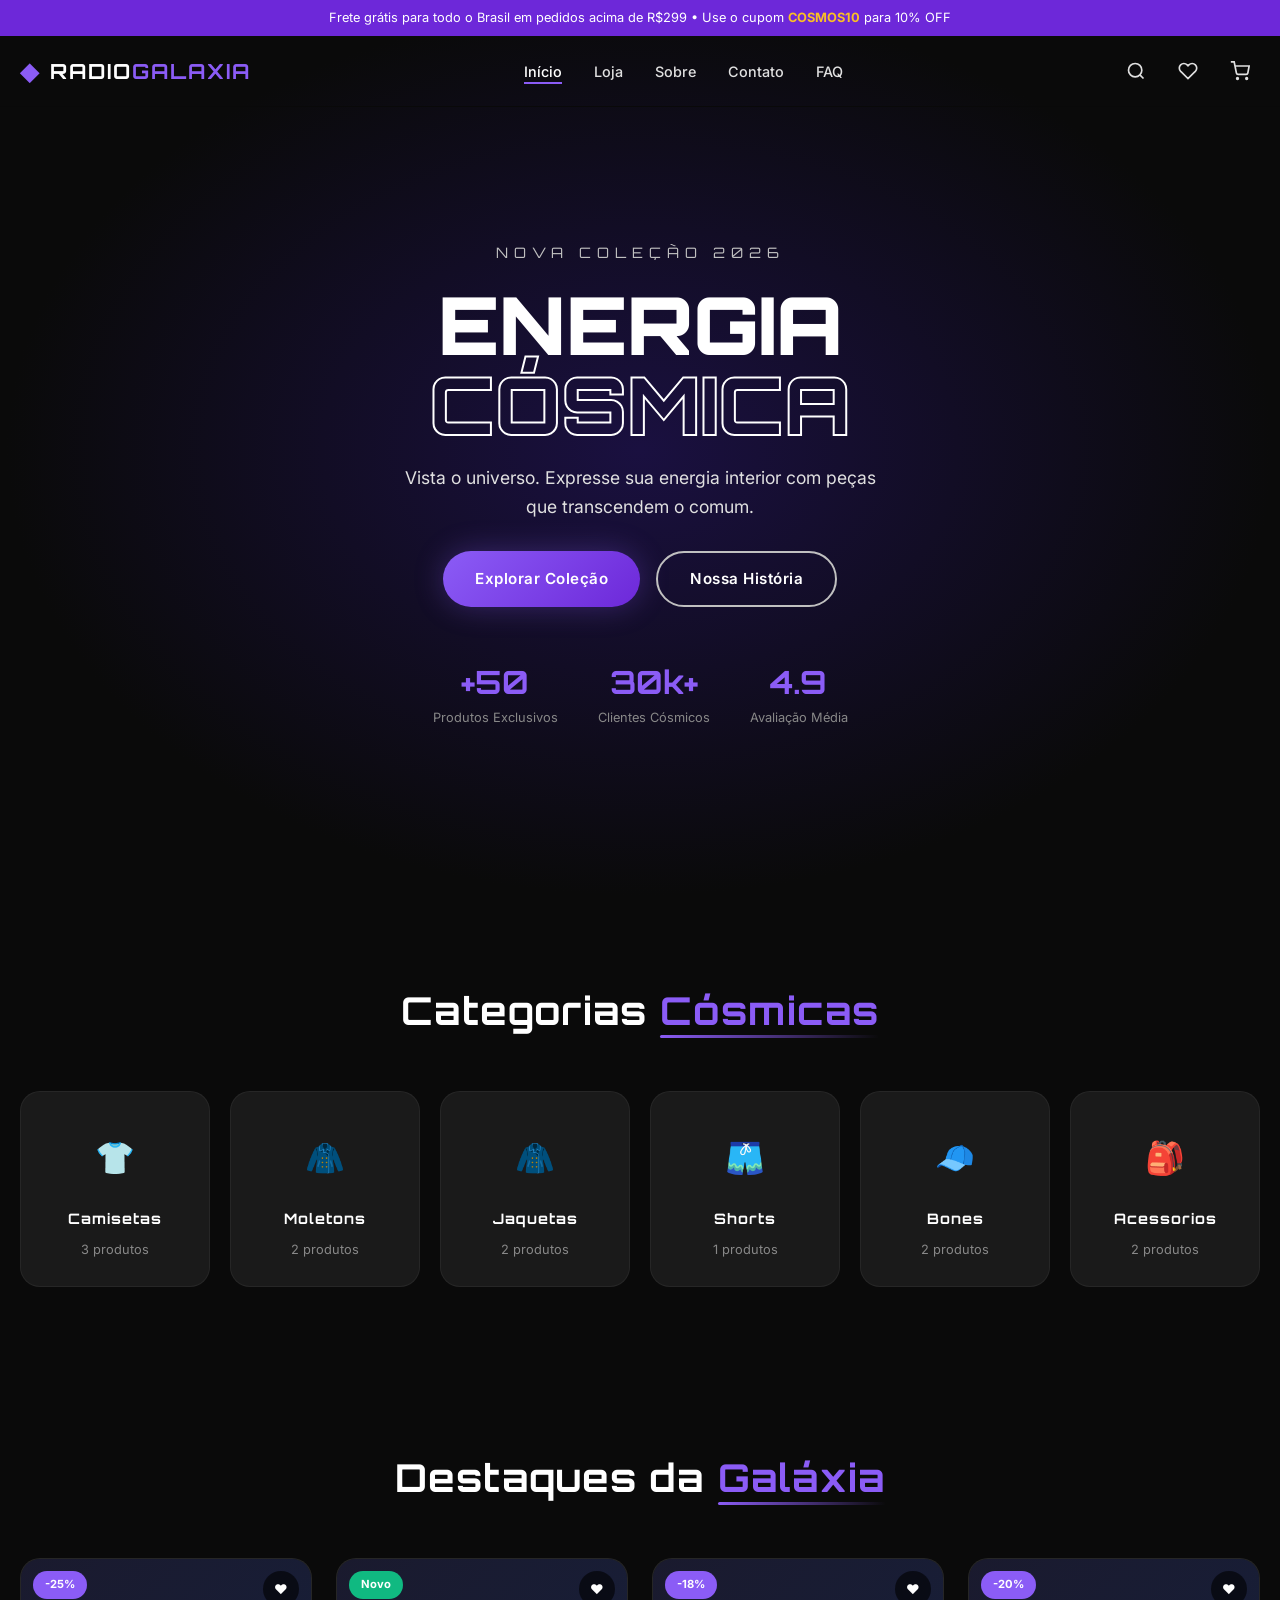
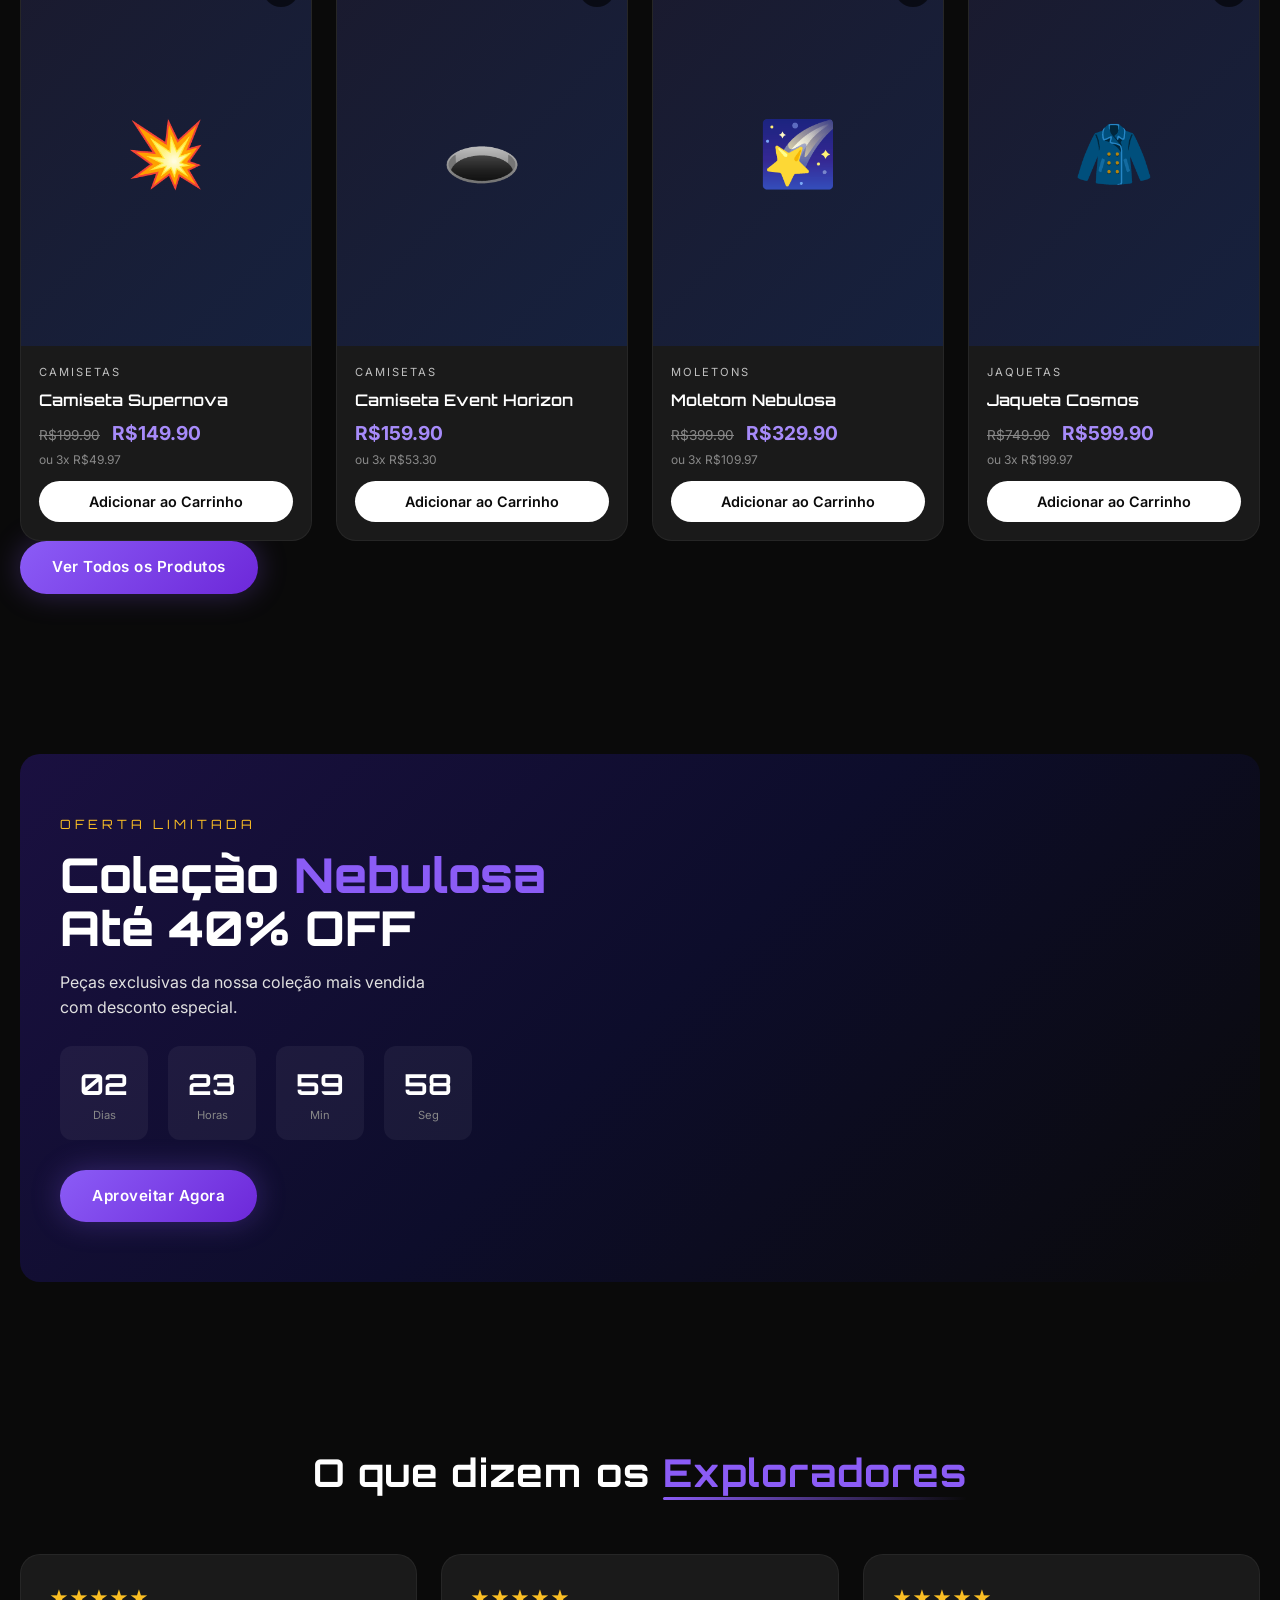
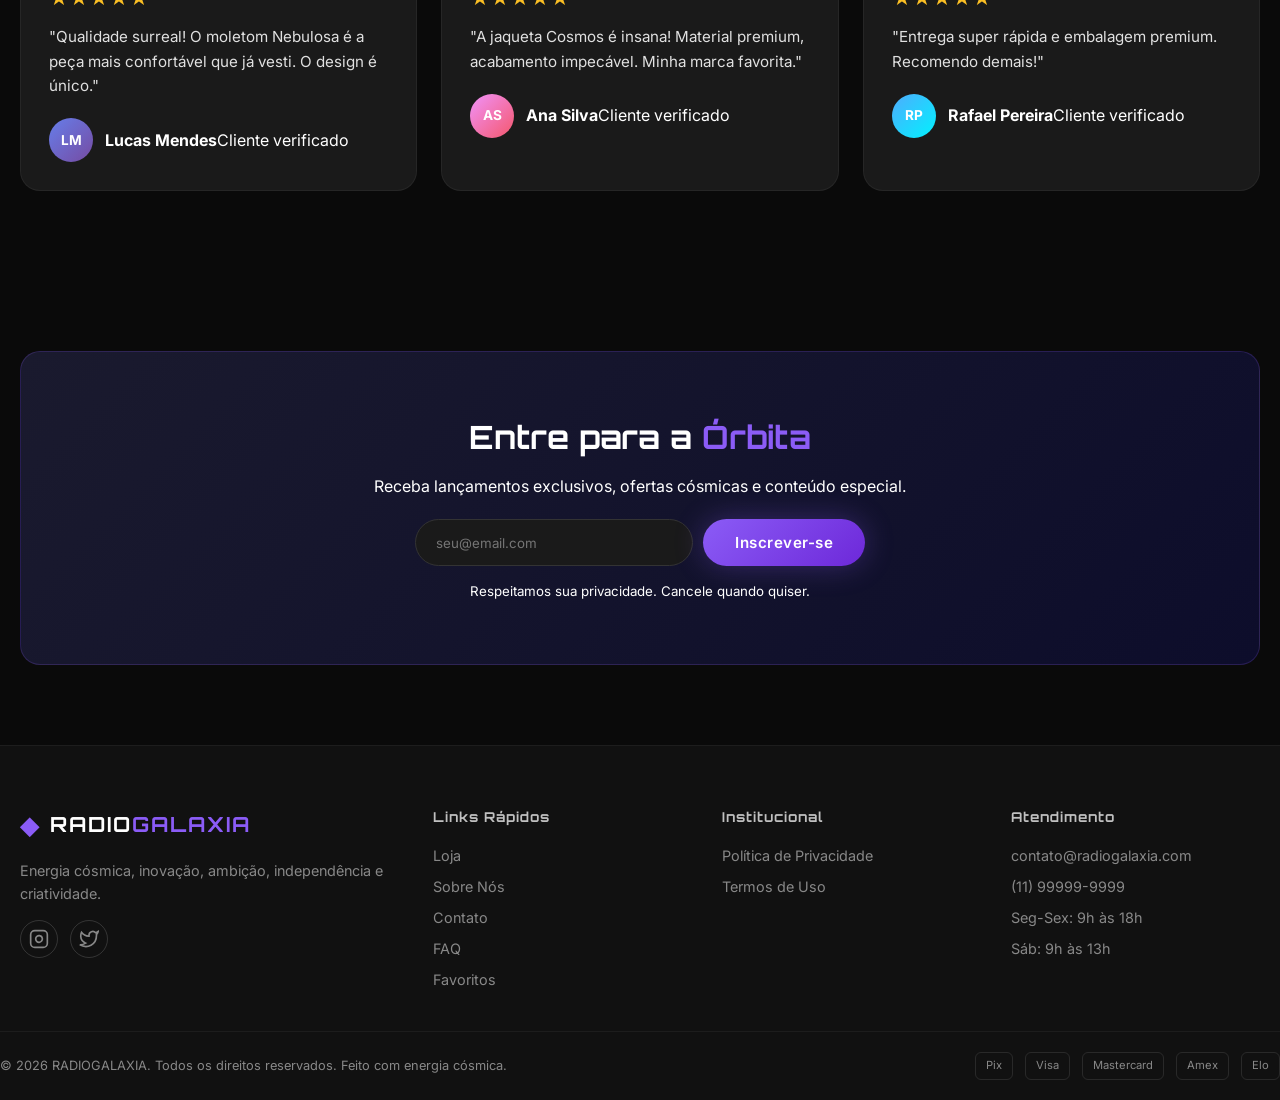
<file: Index.html>
<!DOCTYPE html>
<html lang="pt-BR">
<head>
    <meta charset="UTF-8">
    <meta name="viewport" content="width=device-width, initial-scale=1.0">
    <meta name="description" content="RADIOGALAXIA - Moda streetwear com energia cósmica. Camisetas, moletons, jaquetas e acessórios.">
    <meta property="og:title" content="RADIOGALAXIA - Moda Cósmica Streetwear">
    <title>RADIOGALAXIA | Moda Cósmica Streetwear</title>
    <link rel="stylesheet" href="css/style.css">
    <link rel="icon" type="image/svg+xml" href="data:image/svg+xml,<svg xmlns='http://www.w3.org/2000/svg' viewBox='0 0 100 100'><text y='.9em' font-size='90'>🪐</text></svg>">
    <link rel="preconnect" href="https://fonts.googleapis.com">
    <link rel="preconnect" href="https://fonts.gstatic.com" crossorigin>
    <link href="https://fonts.googleapis.com/css2?family=Inter:wght@300;400;500;600;700;900&family=Orbitron:wght@400;500;600;700;800;900&display=swap" rel="stylesheet">
</head>
<body>
    <header class="header" id="header">
        <div class="header__top-bar">
            <p class="header__top-text">Frete grátis para todo o Brasil em pedidos acima de R$299 • Use o cupom <span>COSMOS10</span> para 10% OFF</p>
        </div>
        <nav class="nav" id="nav">
            <div class="nav__container">
                <a href="index.html" class="nav__logo">
                    <span class="nav__logo-icon">◆</span>
                    <span class="nav__logo-text">RADIO<span class="nav__logo-highlight">GALAXIA</span></span>
                </a>
                <ul class="nav__menu" id="navMenu">
                    <li><a href="index.html" class="nav__link nav__link--active">Início</a></li>
                    <li><a href="produtos.html" class="nav__link">Loja</a></li>
                    <li><a href="sobre.html" class="nav__link">Sobre</a></li>
                    <li><a href="contato.html" class="nav__link">Contato</a></li>
                    <li><a href="faq.html" class="nav__link">FAQ</a></li>
                </ul>
                <div class="nav__actions">
                    <button class="nav__icon-btn" id="searchToggle" aria-label="Buscar">
                        <svg width="20" height="20" viewBox="0 0 24 24" fill="none" stroke="currentColor" stroke-width="2"><circle cx="11" cy="11" r="8"/><path d="M21 21l-4.35-4.35"/></svg>
                    </button>
                    <a href="favoritos.html" class="nav__icon-btn" aria-label="Favoritos">
                        <svg width="20" height="20" viewBox="0 0 24 24" fill="none" stroke="currentColor" stroke-width="2"><path d="M20.84 4.61a5.5 5.5 0 0 0-7.78 0L12 5.67l-1.06-1.06a5.5 5.5 0 0 0-7.78 7.78l1.06 1.06L12 21.23l7.78-7.78 1.06-1.06a5.5 5.5 0 0 0 0-7.78z"/></svg>
                        <span class="nav__badge" id="favBadge">0</span>
                    </a>
                    <a href="carrinho.html" class="nav__icon-btn" aria-label="Carrinho">
                        <svg width="20" height="20" viewBox="0 0 24 24" fill="none" stroke="currentColor" stroke-width="2"><circle cx="9" cy="21" r="1"/><circle cx="20" cy="21" r="1"/><path d="M1 1h4l2.68 13.39a2 2 0 0 0 2 1.61h9.72a2 2 0 0 0 2-1.61L23 6H6"/></svg>
                        <span class="nav__badge" id="cartBadge">0</span>
                    </a>
                    <button class="nav__hamburger" id="hamburger" aria-label="Menu">
                        <span></span><span></span><span></span>
                    </button>
                </div>
            </div>
            <div class="search-bar" id="searchBar">
                <div class="search-bar__container">
                    <input type="text" class="search-bar__input" id="searchInput" placeholder="Buscar produtos cósmicos...">
                    <button class="search-bar__close" id="searchClose">&times;</button>
                </div>
                <div class="search-bar__results" id="searchResults"></div>
            </div>
        </nav>
    </header>

    <main>
        <section class="hero">
            <div class="hero__bg">
                <div class="hero__particles" id="particles"></div>
                <div class="hero__gradient"></div>
            </div>
            <div class="hero__content">
                <p class="hero__subtitle">NOVA COLEÇÃO 2026</p>
                <h1 class="hero__title">
                    <span class="hero__title-line">ENERGIA</span>
                    <span class="hero__title-line hero__title-line--outline">CÓSMICA</span>
                </h1>
                <p class="hero__desc">Vista o universo. Expresse sua energia interior com peças que transcendem o comum.</p>
                <div class="hero__btns">
                    <a href="produtos.html" class="btn btn--primary">Explorar Coleção</a>
                    <a href="sobre.html" class="btn btn--outline">Nossa História</a>
                </div>
                <div class="hero__stats">
                    <div class="hero__stat"><span class="hero__stat-num">+50</span><span>Produtos Exclusivos</span></div>
                    <div class="hero__stat"><span class="hero__stat-num">30k+</span><span>Clientes Cósmicos</span></div>
                    <div class="hero__stat"><span class="hero__stat-num">4.9</span><span>Avaliação Média</span></div>
                </div>
            </div>
        </section>

        <section class="categories section" id="categorias">
            <div class="container">
                <h2 class="section__title">Categorias <span>Cósmicas</span></h2>
                <div class="categories__grid" id="categoriesGrid"></div>
            </div>
        </section>

        <section class="featured section" id="destaques">
            <div class="container">
                <h2 class="section__title">Destaques da <span>Galáxia</span></h2>
                <div class="featured__grid" id="featuredGrid"></div>
                <div class="featured__cta">
                    <a href="produtos.html" class="btn btn--primary">Ver Todos os Produtos</a>
                </div>
            </div>
        </section>

        <section class="promo section">
            <div class="container">
                <div class="promo__bg">
                    <p class="promo__tag">OFERTA LIMITADA</p>
                    <h2 class="promo__title">Coleção <span>Nebulosa</span><br>Até 40% OFF</h2>
                    <p class="promo__desc">Peças exclusivas da nossa coleção mais vendida com desconto especial.</p>
                    <div class="promo__timer" id="promoTimer">
                        <div class="promo__time"><span id="timerDays">03</span><small>Dias</small></div>
                        <div class="promo__time"><span id="timerHours">12</span><small>Horas</small></div>
                        <div class="promo__time"><span id="timerMins">45</span><small>Min</small></div>
                        <div class="promo__time"><span id="timerSecs">30</span><small>Seg</small></div>
                    </div>
                    <a href="produtos.html" class="btn btn--primary">Aproveitar Agora</a>
                </div>
            </div>
        </section>

        <section class="reviews section">
            <div class="container">
                <h2 class="section__title">O que dizem os <span>Exploradores</span></h2>
                <div class="reviews__grid">
                    <div class="review-card"><div class="review-card__stars">★★★★★</div><p class="review-card__text">"Qualidade surreal! O moletom Nebulosa é a peça mais confortável que já vesti. O design é único."</p><div class="review-card__author"><div class="review-card__avatar" style="background:linear-gradient(135deg,#667eea,#764ba2);">LM</div><div><strong>Lucas Mendes</strong><span>Cliente verificado</span></div></div></div>
                    <div class="review-card"><div class="review-card__stars">★★★★★</div><p class="review-card__text">"A jaqueta Cosmos é insana! Material premium, acabamento impecável. Minha marca favorita."</p><div class="review-card__author"><div class="review-card__avatar" style="background:linear-gradient(135deg,#f093fb,#f5576c);">AS</div><div><strong>Ana Silva</strong><span>Cliente verificado</span></div></div></div>
                    <div class="review-card"><div class="review-card__stars">★★★★★</div><p class="review-card__text">"Entrega super rápida e embalagem premium. Recomendo demais!"</p><div class="review-card__author"><div class="review-card__avatar" style="background:linear-gradient(135deg,#4facfe,#00f2fe);">RP</div><div><strong>Rafael Pereira</strong><span>Cliente verificado</span></div></div></div>
                </div>
            </div>
        </section>

        <section class="newsletter section">
            <div class="container">
                <div class="newsletter__box">
                    <h2 class="newsletter__title">Entre para a <span>Órbita</span></h2>
                    <p>Receba lançamentos exclusivos, ofertas cósmicas e conteúdo especial.</p>
                    <form class="newsletter__form" id="newsletterForm">
                        <input type="email" placeholder="seu@email.com" required>
                        <button type="submit" class="btn btn--primary">Inscrever-se</button>
                    </form>
                    <small>Respeitamos sua privacidade. Cancele quando quiser.</small>
                </div>
            </div>
        </section>
    </main>

    <footer class="footer">
        <div class="footer__container container">
            <div class="footer__brand">
                <a href="index.html" class="nav__logo">
                    <span class="nav__logo-icon">◆</span>
                    <span>RADIO<span class="nav__logo-highlight">GALAXIA</span></span>
                </a>
                <p>Energia cósmica, inovação, ambição, independência e criatividade.</p>
                <div class="footer__social">
                    <a href="#" aria-label="Instagram"><svg width="20" height="20" viewBox="0 0 24 24" fill="none" stroke="currentColor" stroke-width="2"><rect x="2" y="2" width="20" height="20" rx="5"/><path d="M16 11.37A4 4 0 1 1 12.63 8 4 4 0 0 1 16 11.37z"/></svg></a>
                    <a href="#" aria-label="Twitter"><svg width="20" height="20" viewBox="0 0 24 24" fill="none" stroke="currentColor" stroke-width="2"><path d="M23 3a10.9 10.9 0 0 1-3.14 1.53 4.48 4.48 0 0 0-7.86 3v1A10.66 10.66 0 0 1 3 4s-4 9 5 13a11.64 11.64 0 0 1-7 2c9 5 20 0 20-11.5a4.5 4.5 0 0 0-.08-.83A7.72 7.72 0 0 0 23 3z"/></svg></a>
                </div>
            </div>
            <div class="footer__links">
                <h4>Links Rápidos</h4>
                <ul>
                    <li><a href="produtos.html">Loja</a></li>
                    <li><a href="sobre.html">Sobre Nós</a></li>
                    <li><a href="contato.html">Contato</a></li>
                    <li><a href="faq.html">FAQ</a></li>
                    <li><a href="favoritos.html">Favoritos</a></li>
                </ul>
            </div>
            <div class="footer__links">
                <h4>Institucional</h4>
                <ul>
                    <li><a href="privacidade.html">Política de Privacidade</a></li>
                    <li><a href="termos.html">Termos de Uso</a></li>
                </ul>
            </div>
            <div class="footer__links">
                <h4>Atendimento</h4>
                <ul>
                    <li><a href="mailto:contato@radiogalaxia.com">contato@radiogalaxia.com</a></li>
                    <li><a href="tel:+5511999999999">(11) 99999-9999</a></li>
                    <li>Seg-Sex: 9h às 18h</li>
                    <li>Sáb: 9h às 13h</li>
                </ul>
            </div>
        </div>
        <div class="footer__bottom container">
            <p>&copy; 2026 RADIOGALAXIA. Todos os direitos reservados. Feito com energia cósmica.</p>
            <div class="footer__payments">
                <span>Pix</span><span>Visa</span><span>Mastercard</span><span>Amex</span><span>Elo</span>
            </div>
        </div>
    </footer>

    <div class="toast-container" id="toastContainer"></div>

    <script src="js/produtos.js"></script>
    <script src="js/cart.js"></script>
    <script src="js/favoritos.js"></script>
    <script src="js/main.js"></script>
</body>
</html>
</file>
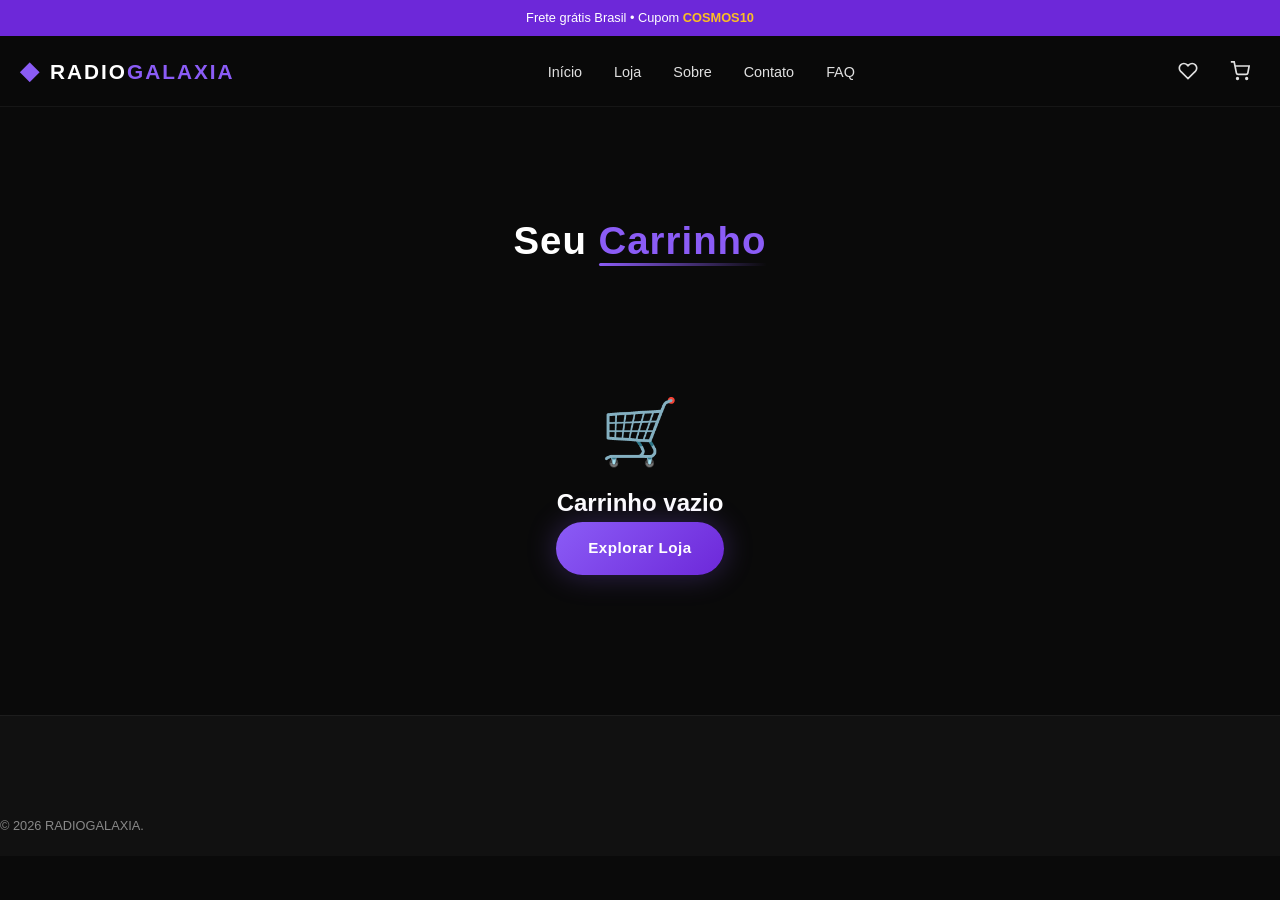
<file: carrinho.html>
<!DOCTYPE html>
<html lang="pt-BR">
<head>
    <meta charset="UTF-8">
    <meta name="viewport" content="width=device-width, initial-scale=1.0">
    <title>Carrinho | RADIOGALAXIA</title>
    <link rel="stylesheet" href="css/style.css">
    <link rel="icon" type="image/svg+xml" href="data:image/svg+xml,<svg xmlns='http://www.w3.org/2000/svg' viewBox='0 0 100 100'><text y='.9em' font-size='90'>🪐</text></svg>">
</head>
<body>
    <header class="header header--scrolled" id="header">
        <div class="header__top-bar"><p class="header__top-text">Frete grátis Brasil • Cupom <span>COSMOS10</span></p></div>
        <nav class="nav" id="nav">
            <div class="nav__container">
                <a href="index.html" class="nav__logo"><span class="nav__logo-icon">◆</span><span>RADIO<span class="nav__logo-highlight">GALAXIA</span></span></a>
                <ul class="nav__menu" id="navMenu">
                    <li><a href="index.html" class="nav__link">Início</a></li>
                    <li><a href="produtos.html" class="nav__link">Loja</a></li>
                    <li><a href="sobre.html" class="nav__link">Sobre</a></li>
                    <li><a href="contato.html" class="nav__link">Contato</a></li>
                    <li><a href="faq.html" class="nav__link">FAQ</a></li>
                </ul>
                <div class="nav__actions">
                    <a href="favoritos.html" class="nav__icon-btn"><svg width="20" height="20" viewBox="0 0 24 24" fill="none" stroke="currentColor" stroke-width="2"><path d="M20.84 4.61a5.5 5.5 0 0 0-7.78 0L12 5.67l-1.06-1.06a5.5 5.5 0 0 0-7.78 7.78l1.06 1.06L12 21.23l7.78-7.78 1.06-1.06a5.5 5.5 0 0 0 0-7.78z"/></svg><span class="nav__badge" id="favBadge">0</span></a>
                    <a href="carrinho.html" class="nav__icon-btn"><svg width="20" height="20" viewBox="0 0 24 24" fill="none" stroke="currentColor" stroke-width="2"><circle cx="9" cy="21" r="1"/><circle cx="20" cy="21" r="1"/><path d="M1 1h4l2.68 13.39a2 2 0 0 0 2 1.61h9.72a2 2 0 0 0 2-1.61L23 6H6"/></svg><span class="nav__badge" id="cartBadge">0</span></a>
                    <button class="nav__hamburger" id="hamburger"><span></span><span></span><span></span></button>
                </div>
            </div>
        </nav>
    </header>

    <main style="padding-top:130px;min-height:60vh;">
        <section class="section">
            <div class="container">
                <h1 class="section__title">Seu <span>Carrinho</span></h1>
                <div id="cartContent"></div>
            </div>
        </section>
    </main>

    <footer class="footer">
        <div class="footer__bottom container" style="border-top:none;padding-top:40px;">
            <p>&copy; 2026 RADIOGALAXIA.</p>
        </div>
    </footer>
    <div class="toast-container" id="toastContainer"></div>

    <script src="js/produtos.js"></script>
    <script src="js/cart.js"></script>
    <script src="js/favoritos.js"></script>
    <script src="js/main.js"></script>
    <script>
        function renderCart() {
            const content = document.getElementById('cartContent');
            const cart = window.RADIOGALAXIA?.cart;
            if (!cart) return;
            const items = cart.getItems();
            if (items.length === 0) {
                content.innerHTML = `<div style="text-align:center;padding:60px;"><p style="font-size:4rem;">🛒</p><h2>Carrinho vazio</h2><a href="produtos.html" class="btn btn--primary mt-20">Explorar Loja</a></div>`;
                return;
            }
            const subtotal = cart.getTotal();
            const frete = subtotal >= 299 ? 0 : 29.90;
            const total = subtotal + frete;
            content.innerHTML = `
                <div style="display:grid;grid-template-columns:1fr 350px;gap:30px;">
                    <div>
                        ${items.map(item => `
                            <div style="display:flex;gap:15px;background:#1a1a1a;padding:15px;border-radius:12px;margin-bottom:12px;align-items:center;">
                                <span style="font-size:3rem;">${item.emoji}</span>
                                <div style="flex:1;"><strong>${item.nome}</strong><p style="color:#888;font-size:0.8rem;">${item.cor} / ${item.tamanho}</p><p style="color:#a78bfa;">R$${item.preco.toFixed(2)}</p></div>
                                <div style="display:flex;align-items:center;gap:6px;">
                                    <button class="btn btn--sm cart-qty-dec" data-key="${item.key}" style="padding:4px 8px;background:#333;color:white;border-radius:4px;">−</button>
                                    <span>${item.quantidade}</span>
                                    <button class="btn btn--sm cart-qty-inc" data-key="${item.key}" style="padding:4px 8px;background:#333;color:white;border-radius:4px;">+</button>
                                </div>
                                <button class="btn btn--sm cart-remove" data-key="${item.key}" style="color:#ef4444;">✕</button>
                            </div>`).join('')}
                        <button class="btn btn--outline btn--sm" id="clearCartBtn">🗑️ Limpar Carrinho</button>
                    </div>
                    <div style="background:#1a1a1a;padding:24px;border-radius:16px;position:sticky;top:140px;">
                        <h3 style="font-family:'Orbitron';">Resumo</h3>
                        <div style="display:flex;justify-content:space-between;margin:8px 0;"><span>Subtotal</span><span>R$${subtotal.toFixed(2)}</span></div>
                        <div style="display:flex;justify-content:space-between;margin:8px 0;"><span>Frete</span><span>${frete===0?'<span style="color:#10b981;">Grátis</span>':'R$'+frete.toFixed(2)}</span></div>
                        <hr style="border-color:#333;margin:15px 0;">
                        <div style="display:flex;justify-content:space-between;font-size:1.3rem;font-weight:700;"><span>Total</span><span style="color:#a78bfa;">R$${total.toFixed(2)}</span></div>
                        <div style="margin-top:15px;display:flex;gap:8px;">
                            <input type="text" id="cupomInput" placeholder="Cupom" style="flex:1;padding:10px;background:#0a0a0a;border:1px solid #333;border-radius:20px;color:white;">
                            <button class="btn btn--sm btn--primary" id="applyCupomBtn">Aplicar</button>
                        </div>
                        <p id="cupomMsg" style="font-size:0.8rem;margin-top:6px;"></p>
                        <button class="btn btn--primary btn--block mt-20" id="checkoutBtn">Finalizar Compra</button>
                        <p style="text-align:center;font-size:0.75rem;color:#888;margin-top:8px;">Pix • Cartão • Até 3x sem juros</p>
                    </div>
                </div>`;

            content.querySelectorAll('.cart-qty-dec').forEach(b => b.addEventListener('click', () => {
                const item = items.find(i => i.key === b.dataset.key);
                if (item && item.quantidade > 1) { cart.updateQuantity(b.dataset.key, item.quantidade - 1); renderCart(); }
            }));
            content.querySelectorAll('.cart-qty-inc').forEach(b => b.addEventListener('click', () => {
                const item = items.find(i => i.key === b.dataset.key);
                if (item) { cart.updateQuantity(b.dataset.key, item.quantidade + 1); renderCart(); }
            }));
            content.querySelectorAll('.cart-remove').forEach(b => b.addEventListener('click', () => { cart.removeItem(b.dataset.key); renderCart(); showToast('Item removido.'); }));
            document.getElementById('clearCartBtn')?.addEventListener('click', () => { if(confirm('Limpar carrinho?')) { cart.clearCart(); renderCart(); } });
            document.getElementById('applyCupomBtn')?.addEventListener('click', () => {
                const codigo = document.getElementById('cupomInput').value.trim();
                const resultado = cart.aplicarCupom(codigo);
                document.getElementById('cupomMsg').innerHTML = resultado.valido ? `<span style="color:#10b981;">${resultado.mensagem}</span>` : `<span style="color:#ef4444;">${resultado.mensagem}</span>`;
            });
            document.getElementById('checkoutBtn')?.addEventListener('click', () => { showToast('Redirecionando ao checkout... 🚀'); setTimeout(() => alert('Checkout simulado!\nTotal: R$'+total.toFixed(2)), 500); });
        }
        document.addEventListener('DOMContentLoaded', renderCart);
        window.addEventListener('cartUpdated', renderCart);
    </script>
</body>
</html>
</file>
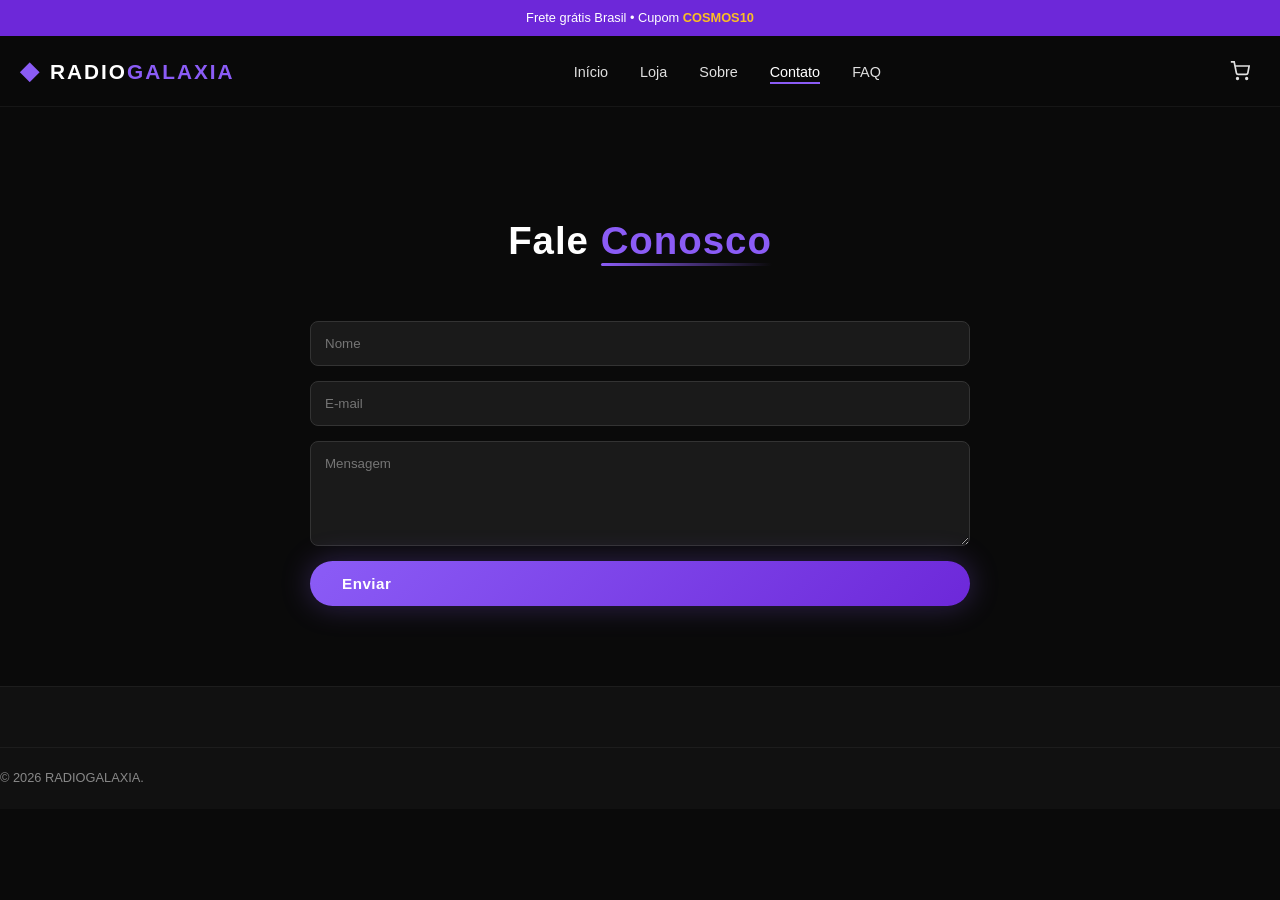
<file: contato.html>
<!DOCTYPE html>
<html lang="pt-BR">
<head>
    <meta charset="UTF-8"><meta name="viewport" content="width=device-width, initial-scale=1.0">
    <title>Contato | RADIOGALAXIA</title><link rel="stylesheet" href="css/style.css">
</head>
<body>
    <header class="header header--scrolled" id="header">
        <div class="header__top-bar"><p class="header__top-text">Frete grátis Brasil • Cupom <span>COSMOS10</span></p></div>
        <nav class="nav" id="nav"><div class="nav__container">
            <a href="index.html" class="nav__logo"><span class="nav__logo-icon">◆</span><span>RADIO<span class="nav__logo-highlight">GALAXIA</span></span></a>
            <ul class="nav__menu" id="navMenu">
                <li><a href="index.html" class="nav__link">Início</a></li><li><a href="produtos.html" class="nav__link">Loja</a></li>
                <li><a href="sobre.html" class="nav__link">Sobre</a></li><li><a href="contato.html" class="nav__link nav__link--active">Contato</a></li>
                <li><a href="faq.html" class="nav__link">FAQ</a></li>
            </ul>
            <div class="nav__actions">
                <a href="carrinho.html" class="nav__icon-btn"><svg width="20" height="20" viewBox="0 0 24 24" fill="none" stroke="currentColor" stroke-width="2"><circle cx="9" cy="21" r="1"/><circle cx="20" cy="21" r="1"/><path d="M1 1h4l2.68 13.39a2 2 0 0 0 2 1.61h9.72a2 2 0 0 0 2-1.61L23 6H6"/></svg><span class="nav__badge" id="cartBadge">0</span></a>
            </div>
        </div></nav>
    </header>
    <main style="padding-top:130px;">
        <section class="section"><div class="container" style="max-width:700px;">
            <h1 class="section__title">Fale <span>Conosco</span></h1>
            <form id="contactForm" style="display:flex;flex-direction:column;gap:15px;">
                <input type="text" placeholder="Nome" required style="padding:14px;background:#1a1a1a;border:1px solid #333;border-radius:8px;color:white;">
                <input type="email" placeholder="E-mail" required style="padding:14px;background:#1a1a1a;border:1px solid #333;border-radius:8px;color:white;">
                <textarea rows="5" placeholder="Mensagem" required style="padding:14px;background:#1a1a1a;border:1px solid #333;border-radius:8px;color:white;"></textarea>
                <button type="submit" class="btn btn--primary">Enviar</button>
            </form>
        </div></section>
    </main>
    <footer class="footer"><div class="footer__bottom container"><p>&copy; 2026 RADIOGALAXIA.</p></div></footer>
    <script src="js/cart.js"></script><script src="js/favoritos.js"></script><script src="js/main.js"></script>
</body>
</html>
</file>
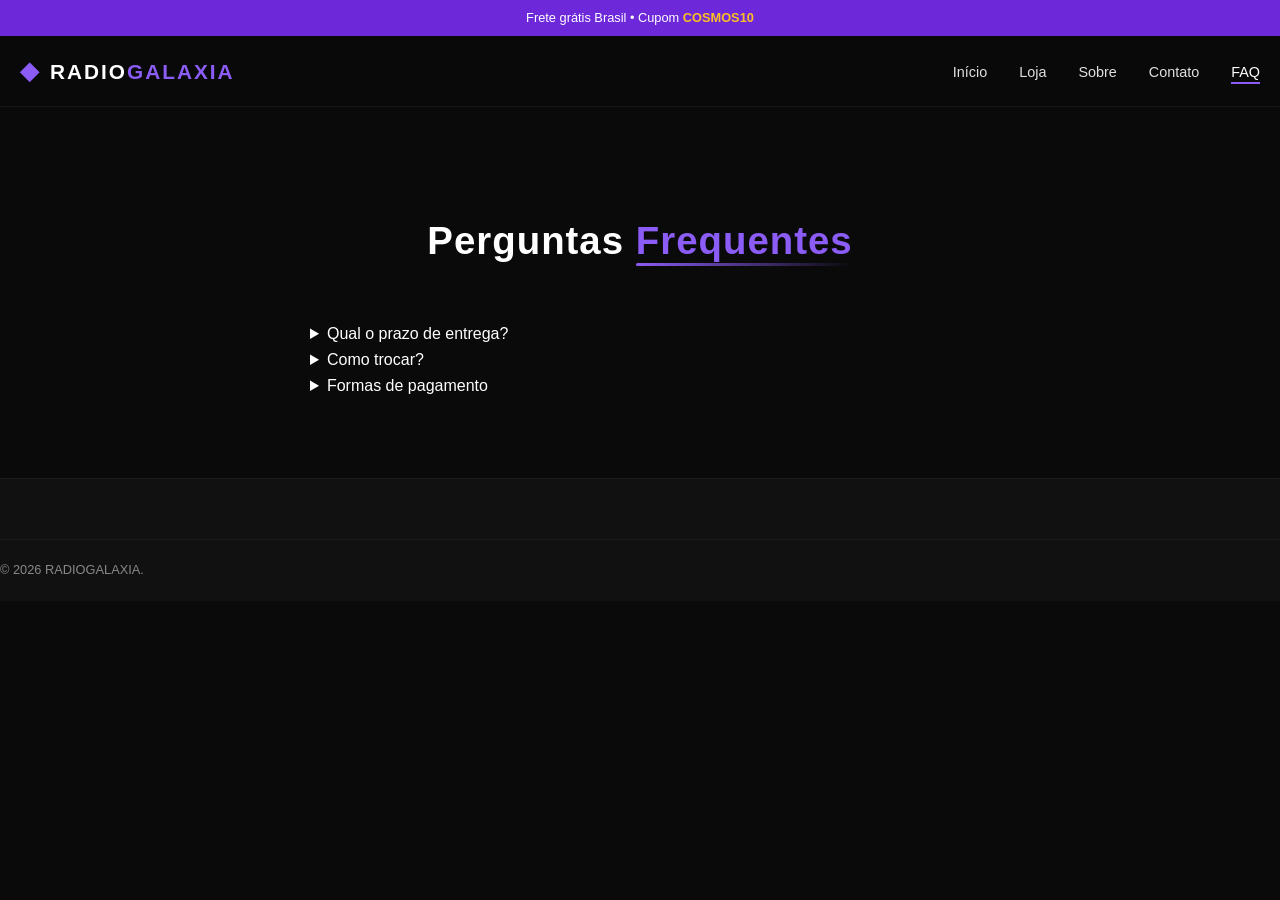
<file: faq.html>
<!DOCTYPE html>
<html lang="pt-BR">
<head><meta charset="UTF-8"><meta name="viewport" content="width=device-width, initial-scale=1.0"><title>FAQ | RADIOGALAXIA</title><link rel="stylesheet" href="css/style.css"></head>
<body>
    <header class="header header--scrolled" id="header">
        <div class="header__top-bar"><p class="header__top-text">Frete grátis Brasil • Cupom <span>COSMOS10</span></p></div>
        <nav class="nav" id="nav"><div class="nav__container">
            <a href="index.html" class="nav__logo"><span class="nav__logo-icon">◆</span><span>RADIO<span class="nav__logo-highlight">GALAXIA</span></span></a>
            <ul class="nav__menu" id="navMenu">
                <li><a href="index.html" class="nav__link">Início</a></li><li><a href="produtos.html" class="nav__link">Loja</a></li>
                <li><a href="sobre.html" class="nav__link">Sobre</a></li><li><a href="contato.html" class="nav__link">Contato</a></li>
                <li><a href="faq.html" class="nav__link nav__link--active">FAQ</a></li>
            </ul>
        </div></nav>
    </header>
    <main style="padding-top:130px;"><section class="section"><div class="container" style="max-width:700px;">
        <h1 class="section__title">Perguntas <span>Frequentes</span></h1>
        <div class="faq-list">
            <details><summary>Qual o prazo de entrega?</summary><p>3 a 10 dias úteis. Frete grátis acima de R$299.</p></details>
            <details><summary>Como trocar?</summary><p>Troca grátis em 30 dias.</p></details>
            <details><summary>Formas de pagamento</summary><p>Pix, Cartão em até 3x, Boleto.</p></details>
        </div>
    </div></section></main>
    <footer class="footer"><div class="footer__bottom container"><p>&copy; 2026 RADIOGALAXIA.</p></div></footer>
</body>
</html>
</file>
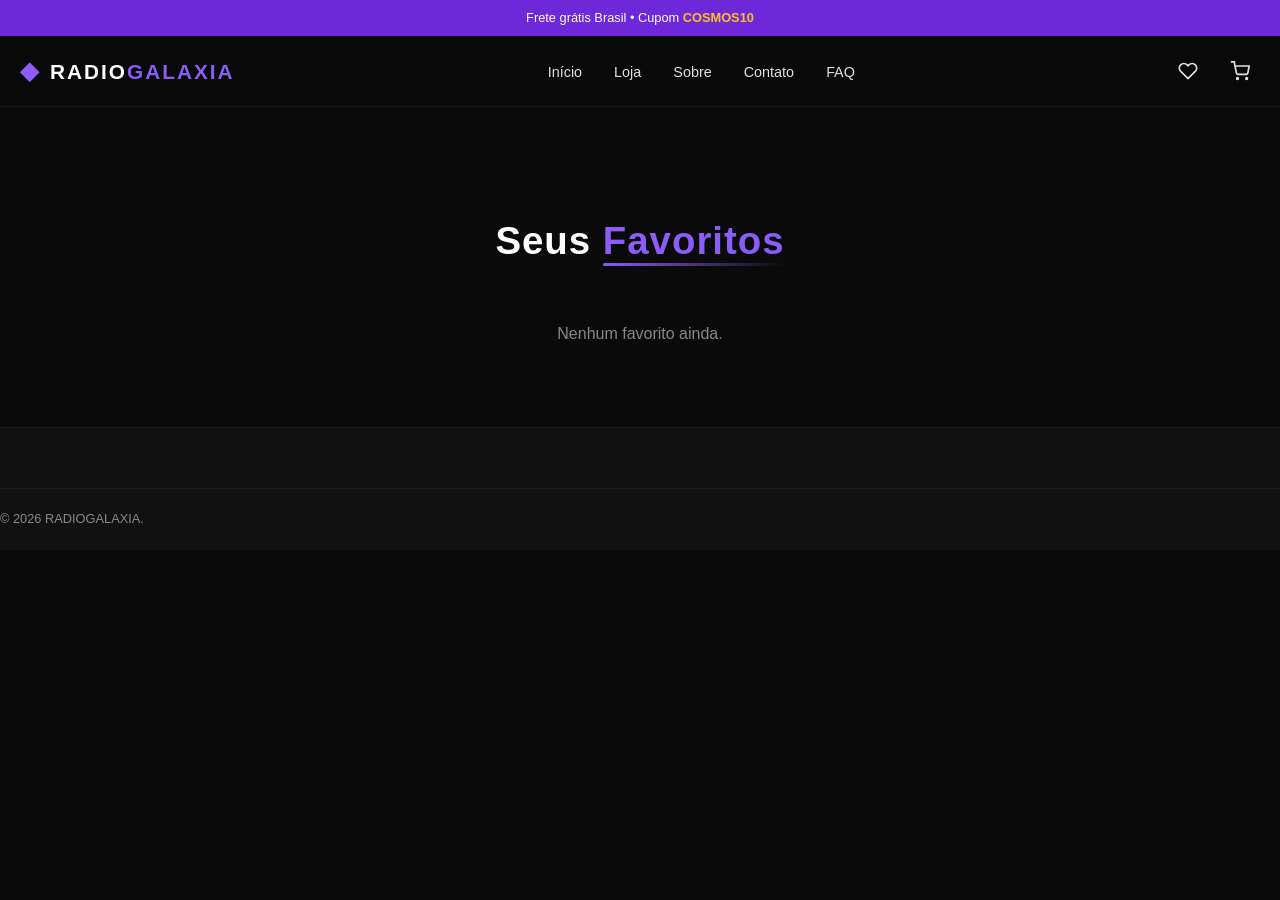
<file: favoritos.html>
<!DOCTYPE html>
<html lang="pt-BR">
<head>
    <meta charset="UTF-8">
    <meta name="viewport" content="width=device-width, initial-scale=1.0">
    <title>Favoritos | RADIOGALAXIA</title>
    <link rel="stylesheet" href="css/style.css">
</head>
<body>
    <header class="header header--scrolled" id="header">
        <div class="header__top-bar"><p class="header__top-text">Frete grátis Brasil • Cupom <span>COSMOS10</span></p></div>
        <nav class="nav" id="nav">
            <div class="nav__container">
                <a href="index.html" class="nav__logo"><span class="nav__logo-icon">◆</span><span>RADIO<span class="nav__logo-highlight">GALAXIA</span></span></a>
                <ul class="nav__menu" id="navMenu">
                    <li><a href="index.html" class="nav__link">Início</a></li>
                    <li><a href="produtos.html" class="nav__link">Loja</a></li>
                    <li><a href="sobre.html" class="nav__link">Sobre</a></li>
                    <li><a href="contato.html" class="nav__link">Contato</a></li>
                    <li><a href="faq.html" class="nav__link">FAQ</a></li>
                </ul>
                <div class="nav__actions">
                    <a href="favoritos.html" class="nav__icon-btn"><svg width="20" height="20" viewBox="0 0 24 24" fill="none" stroke="currentColor" stroke-width="2"><path d="M20.84 4.61a5.5 5.5 0 0 0-7.78 0L12 5.67l-1.06-1.06a5.5 5.5 0 0 0-7.78 7.78l1.06 1.06L12 21.23l7.78-7.78 1.06-1.06a5.5 5.5 0 0 0 0-7.78z"/></svg><span class="nav__badge" id="favBadge">0</span></a>
                    <a href="carrinho.html" class="nav__icon-btn"><svg width="20" height="20" viewBox="0 0 24 24" fill="none" stroke="currentColor" stroke-width="2"><circle cx="9" cy="21" r="1"/><circle cx="20" cy="21" r="1"/><path d="M1 1h4l2.68 13.39a2 2 0 0 0 2 1.61h9.72a2 2 0 0 0 2-1.61L23 6H6"/></svg><span class="nav__badge" id="cartBadge">0</span></a>
                    <button class="nav__hamburger" id="hamburger"><span></span><span></span><span></span></button>
                </div>
            </div>
        </nav>
    </header>

    <main style="padding-top:130px;">
        <section class="section">
            <div class="container">
                <h1 class="section__title">Seus <span>Favoritos</span></h1>
                <div class="products__grid" id="favoritesGrid"></div>
                <p id="noFavs" style="text-align:center;color:#888;display:none;">Nenhum favorito ainda.</p>
            </div>
        </section>
    </main>

    <footer class="footer"><div class="footer__bottom container"><p>&copy; 2026 RADIOGALAXIA.</p></div></footer>
    <div class="toast-container" id="toastContainer"></div>

    <script src="js/produtos.js"></script>
    <script src="js/cart.js"></script>
    <script src="js/favoritos.js"></script>
    <script src="js/main.js"></script>
    <script>
        document.addEventListener('DOMContentLoaded', function() {
            const favProds = window.RADIOGALAXIA?.favorites?.getFavoriteProducts() || [];
            const grid = document.getElementById('favoritesGrid');
            const noFavs = document.getElementById('noFavs');
            if (favProds.length === 0) { noFavs.style.display = 'block'; }
            else { grid.innerHTML = favProds.map(p => window.RADIOGALAXIA.renderProductCard(p)).join(''); }
        });
    </script>
</body>
</html>
</file>
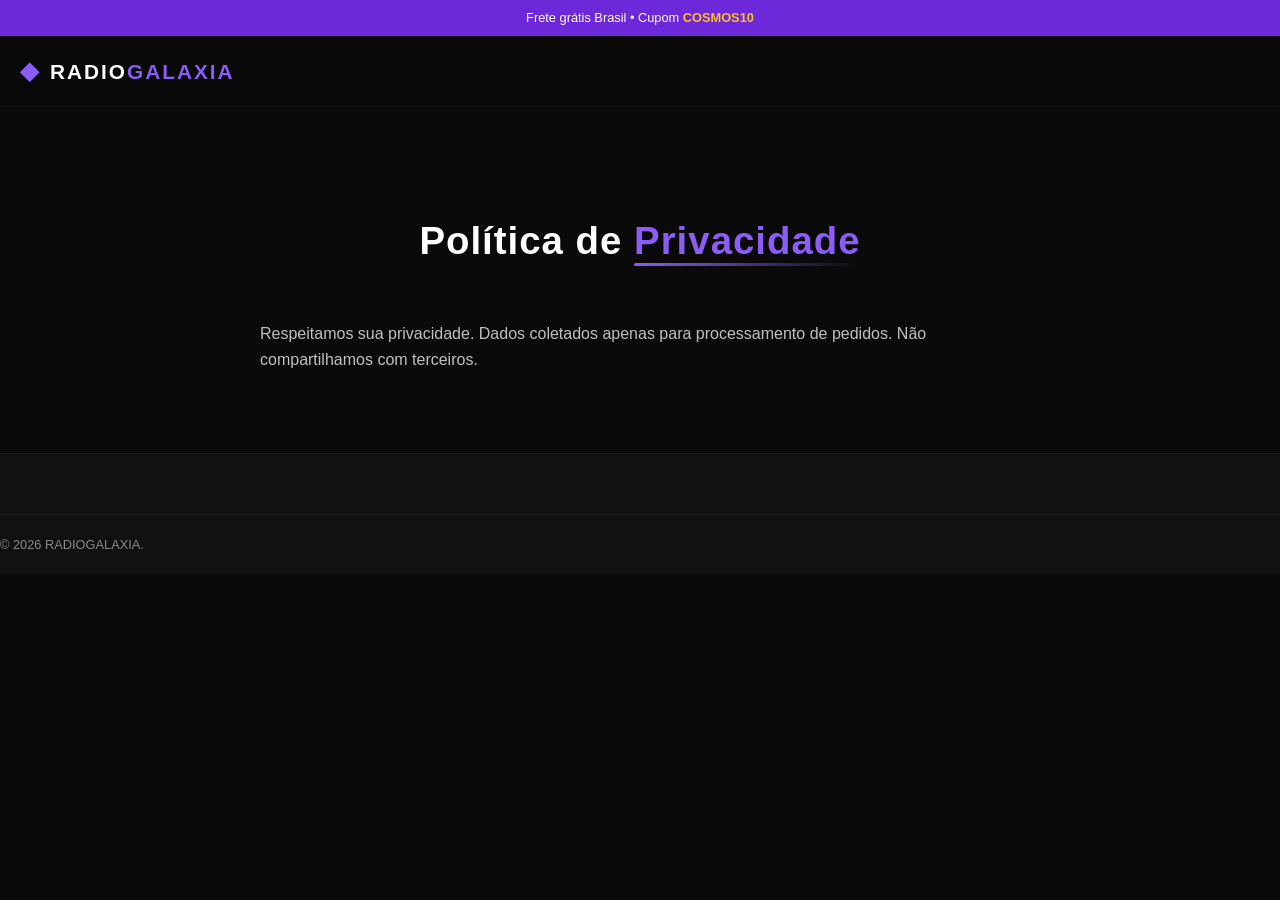
<file: privacidade.html>
<!-- privacidade.html -->
<!DOCTYPE html><html lang="pt-BR"><head><meta charset="UTF-8"><title>Privacidade | RADIOGALAXIA</title><link rel="stylesheet" href="css/style.css"></head><body>
<header class="header header--scrolled"><div class="header__top-bar"><p>Frete grátis Brasil • Cupom <span>COSMOS10</span></p></div><nav class="nav"><div class="nav__container"><a href="index.html" class="nav__logo"><span class="nav__logo-icon">◆</span><span>RADIO<span class="nav__logo-highlight">GALAXIA</span></span></a></div></nav></header>
<main style="padding-top:130px;"><section class="section"><div class="container" style="max-width:800px;"><h1 class="section__title">Política de <span>Privacidade</span></h1><p style="color:#c0c0c0;">Respeitamos sua privacidade. Dados coletados apenas para processamento de pedidos. Não compartilhamos com terceiros.</p></div></section></main>
<footer class="footer"><div class="footer__bottom container"><p>&copy; 2026 RADIOGALAXIA.</p></div></footer></body></html>
</file>
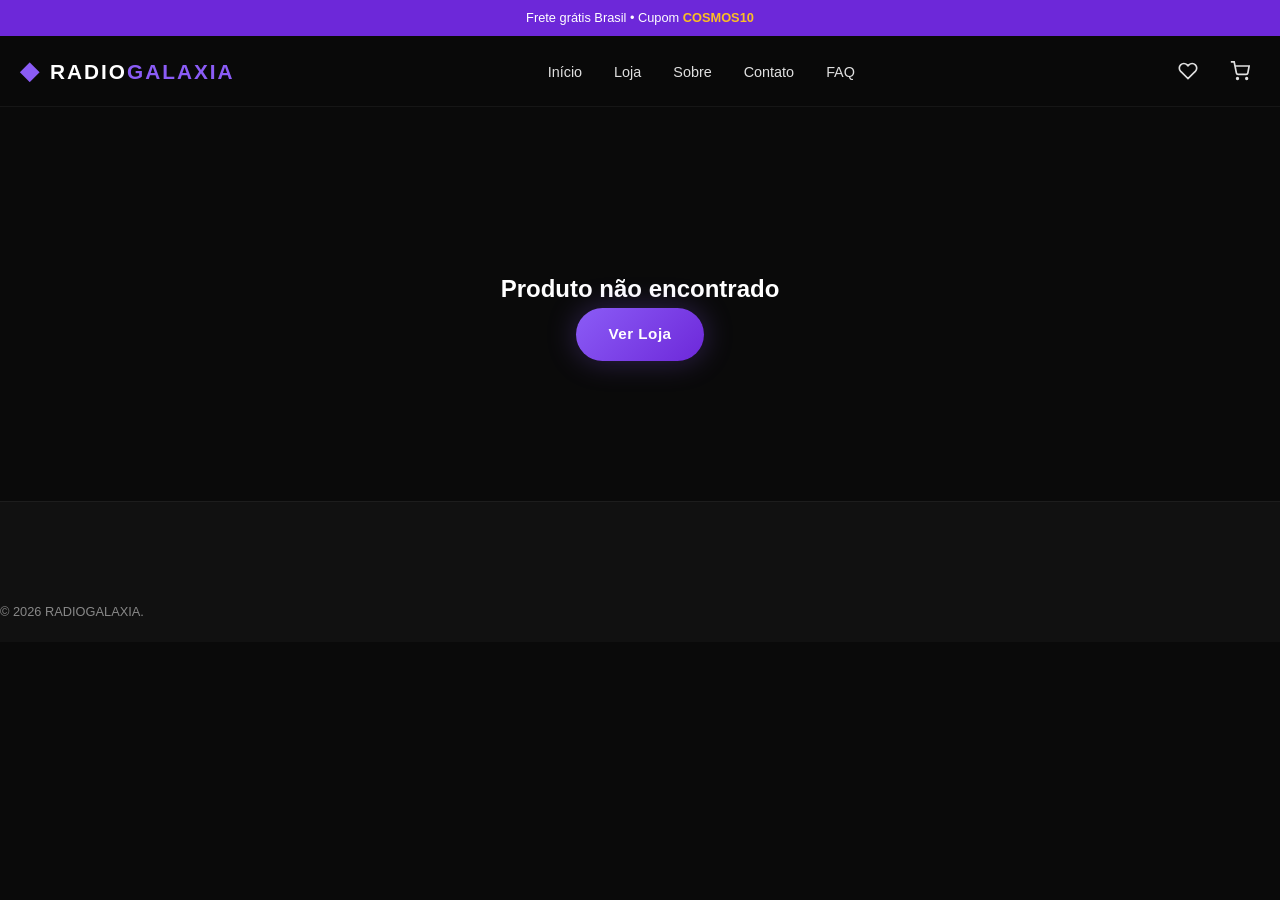
<file: produto.html>
<!DOCTYPE html>
<html lang="pt-BR">
<head>
    <meta charset="UTF-8">
    <meta name="viewport" content="width=device-width, initial-scale=1.0">
    <title>Produto | RADIOGALAXIA</title>
    <link rel="stylesheet" href="css/style.css">
    <link rel="icon" type="image/svg+xml" href="data:image/svg+xml,<svg xmlns='http://www.w3.org/2000/svg' viewBox='0 0 100 100'><text y='.9em' font-size='90'>🪐</text></svg>">
</head>
<body>
    <header class="header header--scrolled" id="header">
        <div class="header__top-bar"><p class="header__top-text">Frete grátis Brasil • Cupom <span>COSMOS10</span></p></div>
        <nav class="nav" id="nav">
            <div class="nav__container">
                <a href="index.html" class="nav__logo"><span class="nav__logo-icon">◆</span><span>RADIO<span class="nav__logo-highlight">GALAXIA</span></span></a>
                <ul class="nav__menu" id="navMenu">
                    <li><a href="index.html" class="nav__link">Início</a></li>
                    <li><a href="produtos.html" class="nav__link">Loja</a></li>
                    <li><a href="sobre.html" class="nav__link">Sobre</a></li>
                    <li><a href="contato.html" class="nav__link">Contato</a></li>
                    <li><a href="faq.html" class="nav__link">FAQ</a></li>
                </ul>
                <div class="nav__actions">
                    <a href="favoritos.html" class="nav__icon-btn"><svg width="20" height="20" viewBox="0 0 24 24" fill="none" stroke="currentColor" stroke-width="2"><path d="M20.84 4.61a5.5 5.5 0 0 0-7.78 0L12 5.67l-1.06-1.06a5.5 5.5 0 0 0-7.78 7.78l1.06 1.06L12 21.23l7.78-7.78 1.06-1.06a5.5 5.5 0 0 0 0-7.78z"/></svg><span class="nav__badge" id="favBadge">0</span></a>
                    <a href="carrinho.html" class="nav__icon-btn"><svg width="20" height="20" viewBox="0 0 24 24" fill="none" stroke="currentColor" stroke-width="2"><circle cx="9" cy="21" r="1"/><circle cx="20" cy="21" r="1"/><path d="M1 1h4l2.68 13.39a2 2 0 0 0 2 1.61h9.72a2 2 0 0 0 2-1.61L23 6H6"/></svg><span class="nav__badge" id="cartBadge">0</span></a>
                    <button class="nav__hamburger" id="hamburger"><span></span><span></span><span></span></button>
                </div>
            </div>
        </nav>
    </header>

    <main style="padding-top:130px;">
        <section class="section">
            <div class="container" id="produtoContainer">
                <div style="text-align:center;padding:60px;">Carregando produto...</div>
            </div>
        </section>
    </main>

    <footer class="footer">
        <div class="footer__bottom container" style="border-top:none;padding-top:40px;">
            <p>&copy; 2026 RADIOGALAXIA.</p>
        </div>
    </footer>
    <div class="toast-container" id="toastContainer"></div>

    <script src="js/produtos.js"></script>
    <script src="js/cart.js"></script>
    <script src="js/favoritos.js"></script>
    <script src="js/main.js"></script>
    <script>
        document.addEventListener('DOMContentLoaded', function() {
            const urlParams = new URLSearchParams(window.location.search);
            const produtoId = parseInt(urlParams.get('id'));
            const produtos = window.RADIOGALAXIA?.produtos || [];
            const produto = produtos.find(p => p.id === produtoId);
            const container = document.getElementById('produtoContainer');

            if (!produto) {
                container.innerHTML = '<div style="text-align:center;padding:60px;"><h2>Produto não encontrado</h2><a href="produtos.html" class="btn btn--primary mt-20">Ver Loja</a></div>';
                return;
            }

            const isFav = window.RADIOGALAXIA?.favorites?.isFavorite(produto.id) || false;
            const desconto = produto.precoAntigo ? Math.round((1 - produto.preco / produto.precoAntigo) * 100) : 0;

            container.innerHTML = `
                <div style="display:grid;grid-template-columns:1fr 1fr;gap:50px;align-items:start;">
                    <div style="aspect-ratio:3/4;background:linear-gradient(135deg,#1a1a2e,#16213e);border-radius:20px;display:flex;align-items:center;justify-content:center;font-size:10rem;">${produto.emoji}</div>
                    <div>
                        <p style="color:#c0c0c0;letter-spacing:2px;text-transform:uppercase;font-size:0.8rem;">${produto.categoria}</p>
                        <h1 style="font-family:'Orbitron',sans-serif;font-size:2.2rem;margin-bottom:10px;">${produto.nome}</h1>
                        <div style="display:flex;align-items:center;gap:12px;margin-bottom:15px;">
                            ${desconto > 0 ? `<span style="text-decoration:line-through;color:#888;font-size:1.2rem;">R$${produto.precoAntigo.toFixed(2)}</span>` : ''}
                            <span style="font-size:2rem;font-weight:700;color:#a78bfa;">R$${produto.preco.toFixed(2)}</span>
                            ${desconto > 0 ? `<span style="background:#8b5cf6;color:white;padding:4px 10px;border-radius:20px;">-${desconto}%</span>` : ''}
                        </div>
                        <p style="color:#888;">ou 3x de R$${(produto.preco/3).toFixed(2)}</p>
                        <p style="color:#e0e0e0;margin:20px 0;">${produto.descricao}</p>
                        <div style="margin-bottom:15px;"><strong>Cor:</strong><div style="display:flex;gap:8px;margin-top:8px;">${produto.cores.map((c,i)=>`<button class="btn btn--sm btn--outline cor-btn" data-cor="${c}" style="${i===0?'border-color:#8b5cf6;':''}">${c}</button>`).join('')}</div></div>
                        <div style="margin-bottom:15px;"><strong>Tamanho:</strong><div style="display:flex;gap:8px;margin-top:8px;">${produto.tamanhos.map((t,i)=>`<button class="btn btn--sm btn--outline tam-btn" data-tam="${t}" style="${i===0?'border-color:#8b5cf6;':''}">${t}</button>`).join('')}</div></div>
                        <div style="display:flex;align-items:center;gap:15px;margin-bottom:15px;">
                            <div style="display:flex;align-items:center;gap:8px;background:#1a1a1a;border-radius:30px;padding:4px;">
                                <button class="btn btn--sm qty-minus" style="padding:4px 10px;">−</button>
                                <span class="qty-num" style="width:30px;text-align:center;">1</span>
                                <button class="btn btn--sm qty-plus" style="padding:4px 10px;">+</button>
                            </div>
                            <span style="color:#888;">Estoque: ${produto.estoque}</span>
                        </div>
                        <button class="btn btn--primary btn--block add-cart-btn">🛒 Adicionar ao Carrinho</button>
                        <button class="btn btn--outline btn--block mt-20 fav-btn">${isFav ? '♥ Remover dos Favoritos' : '♡ Adicionar aos Favoritos'}</button>
                    </div>
                </div>`;

            let qty = 1, selCor = produto.cores[0], selTam = produto.tamanhos[0];
            container.querySelectorAll('.cor-btn').forEach(b => b.addEventListener('click', function() {
                container.querySelectorAll('.cor-btn').forEach(x => x.style.borderColor='#333');
                this.style.borderColor='#8b5cf6'; selCor = this.dataset.cor;
            }));
            container.querySelectorAll('.tam-btn').forEach(b => b.addEventListener('click', function() {
                container.querySelectorAll('.tam-btn').forEach(x => x.style.borderColor='#333');
                this.style.borderColor='#8b5cf6'; selTam = this.dataset.tam;
            }));
            container.querySelector('.qty-minus').addEventListener('click', () => { if(qty>1) { qty--; container.querySelector('.qty-num').textContent = qty; } });
            container.querySelector('.qty-plus').addEventListener('click', () => { if(qty<produto.estoque) { qty++; container.querySelector('.qty-num').textContent = qty; } });
            container.querySelector('.add-cart-btn').addEventListener('click', () => {
                window.RADIOGALAXIA?.cart?.addItem(produto, qty, selCor, selTam);
                showToast(`${produto.nome} adicionado!`);
            });
            container.querySelector('.fav-btn').addEventListener('click', function() {
                const isNowFav = window.RADIOGALAXIA?.favorites?.toggle(produto.id);
                this.textContent = isNowFav ? '♥ Remover dos Favoritos' : '♡ Adicionar aos Favoritos';
                showToast(isNowFav ? 'Favoritado!' : 'Removido.');
            });
        });
    </script>
</body>
</html>
</file>
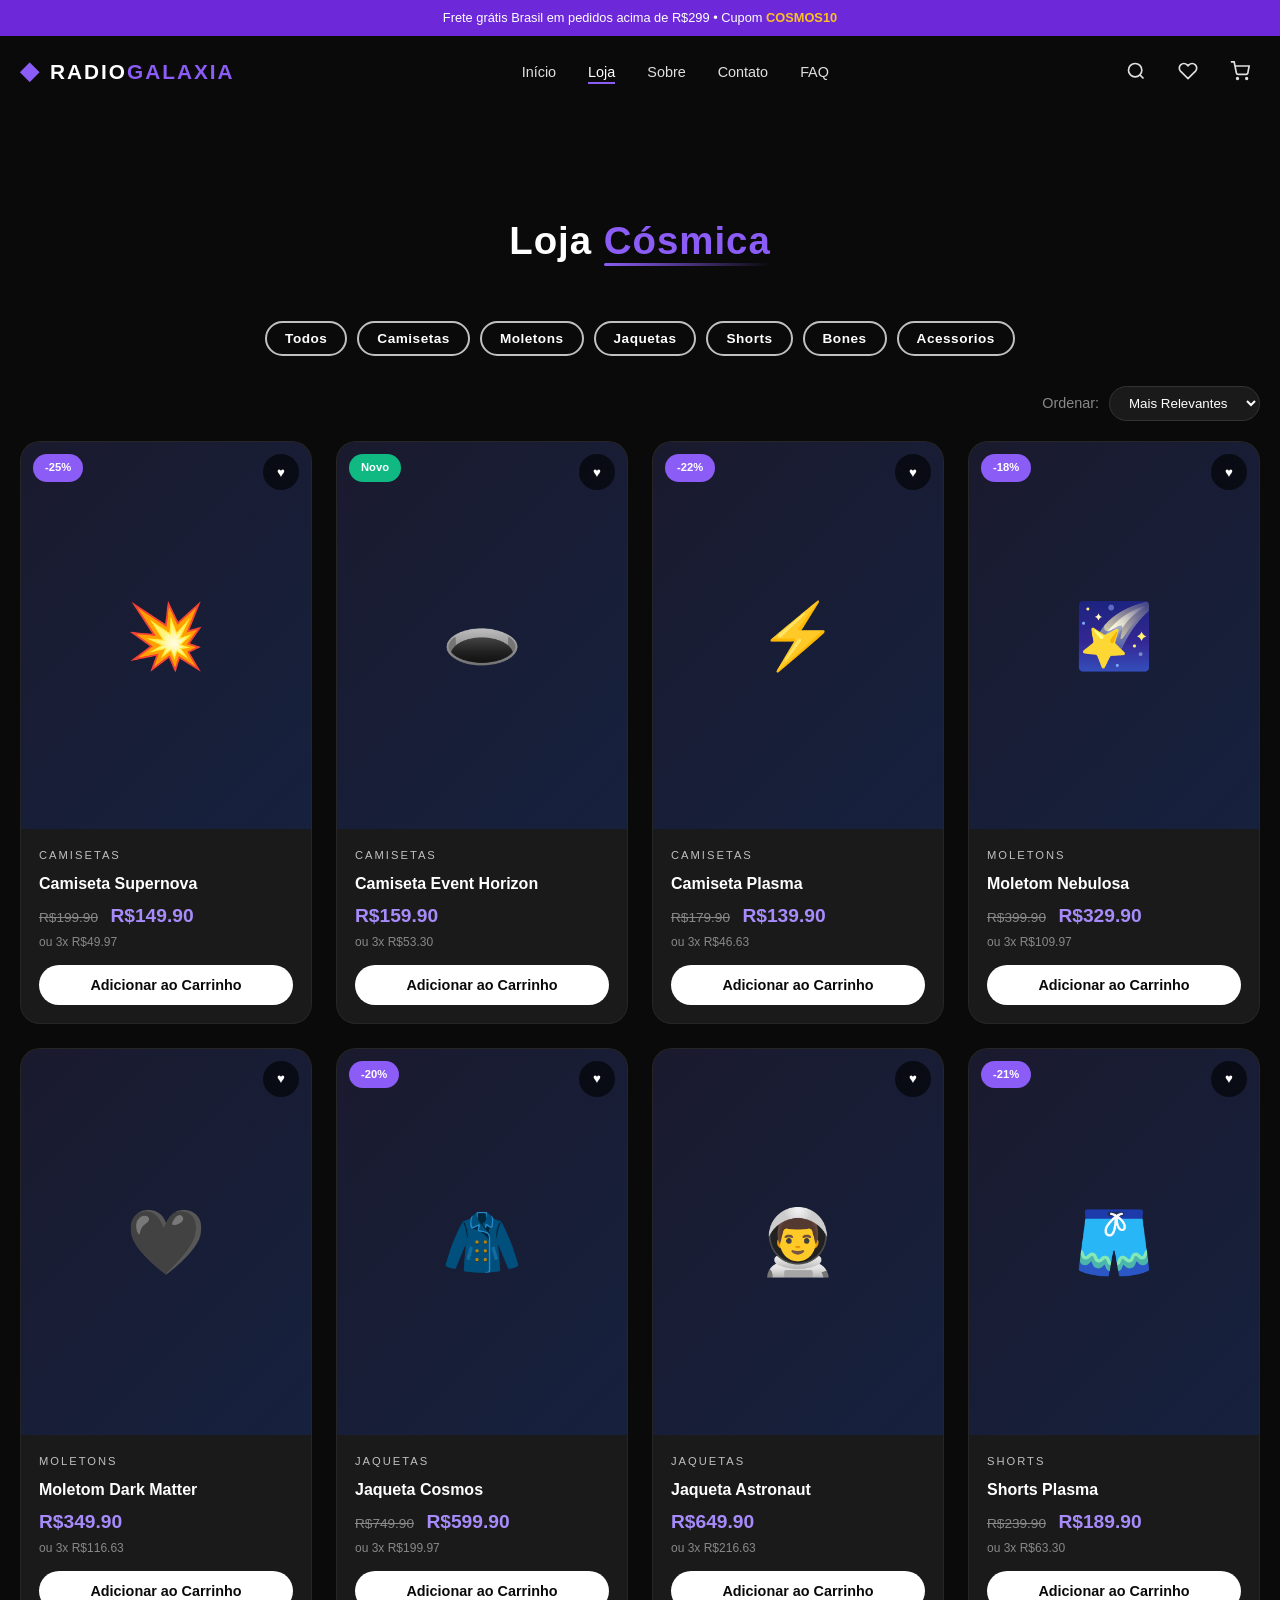
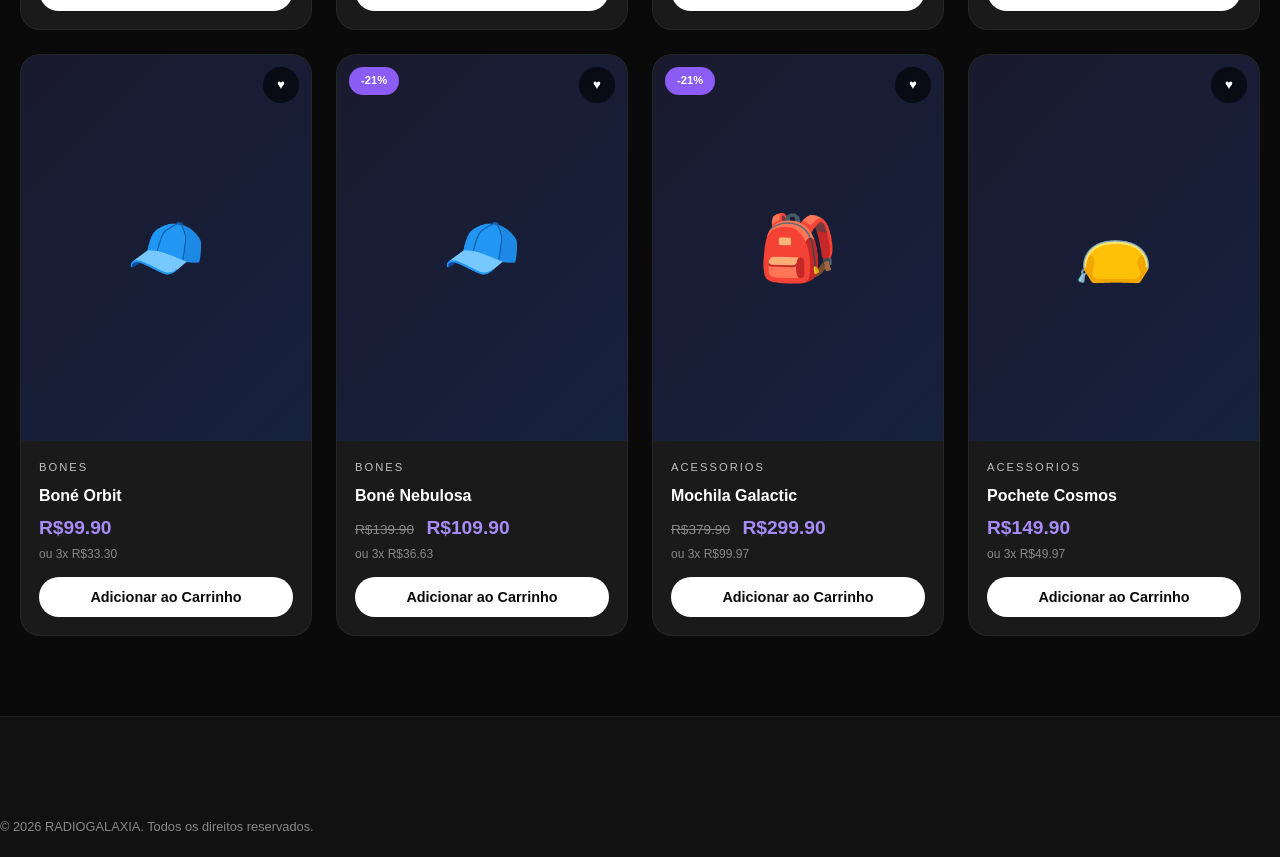
<file: produtos.html>
<!DOCTYPE html>
<html lang="pt-BR">
<head>
    <meta charset="UTF-8">
    <meta name="viewport" content="width=device-width, initial-scale=1.0">
    <title>Loja | RADIOGALAXIA</title>
    <link rel="stylesheet" href="css/style.css">
    <link rel="icon" type="image/svg+xml" href="data:image/svg+xml,<svg xmlns='http://www.w3.org/2000/svg' viewBox='0 0 100 100'><text y='.9em' font-size='90'>🪐</text></svg>">
</head>
<body>
    <header class="header header--scrolled" id="header">
        <div class="header__top-bar">
            <p class="header__top-text">Frete grátis Brasil em pedidos acima de R$299 • Cupom <span>COSMOS10</span></p>
        </div>
        <nav class="nav" id="nav">
            <div class="nav__container">
                <a href="index.html" class="nav__logo"><span class="nav__logo-icon">◆</span><span>RADIO<span class="nav__logo-highlight">GALAXIA</span></span></a>
                <ul class="nav__menu" id="navMenu">
                    <li><a href="index.html" class="nav__link">Início</a></li>
                    <li><a href="produtos.html" class="nav__link nav__link--active">Loja</a></li>
                    <li><a href="sobre.html" class="nav__link">Sobre</a></li>
                    <li><a href="contato.html" class="nav__link">Contato</a></li>
                    <li><a href="faq.html" class="nav__link">FAQ</a></li>
                </ul>
                <div class="nav__actions">
                    <button class="nav__icon-btn" id="searchToggle" aria-label="Buscar"><svg width="20" height="20" viewBox="0 0 24 24" fill="none" stroke="currentColor" stroke-width="2"><circle cx="11" cy="11" r="8"/><path d="M21 21l-4.35-4.35"/></svg></button>
                    <a href="favoritos.html" class="nav__icon-btn"><svg width="20" height="20" viewBox="0 0 24 24" fill="none" stroke="currentColor" stroke-width="2"><path d="M20.84 4.61a5.5 5.5 0 0 0-7.78 0L12 5.67l-1.06-1.06a5.5 5.5 0 0 0-7.78 7.78l1.06 1.06L12 21.23l7.78-7.78 1.06-1.06a5.5 5.5 0 0 0 0-7.78z"/></svg><span class="nav__badge" id="favBadge">0</span></a>
                    <a href="carrinho.html" class="nav__icon-btn"><svg width="20" height="20" viewBox="0 0 24 24" fill="none" stroke="currentColor" stroke-width="2"><circle cx="9" cy="21" r="1"/><circle cx="20" cy="21" r="1"/><path d="M1 1h4l2.68 13.39a2 2 0 0 0 2 1.61h9.72a2 2 0 0 0 2-1.61L23 6H6"/></svg><span class="nav__badge" id="cartBadge">0</span></a>
                    <button class="nav__hamburger" id="hamburger"><span></span><span></span><span></span></button>
                </div>
            </div>
            <div class="search-bar" id="searchBar">
                <div class="search-bar__container">
                    <input type="text" class="search-bar__input" id="searchInput" placeholder="Buscar produtos...">
                    <button class="search-bar__close" id="searchClose">&times;</button>
                </div>
                <div class="search-bar__results" id="searchResults"></div>
            </div>
        </nav>
    </header>

    <main style="padding-top:130px;">
        <section class="section">
            <div class="container">
                <h1 class="section__title">Loja <span>Cósmica</span></h1>
                <div style="display:flex;flex-wrap:wrap;gap:10px;margin-bottom:30px;justify-content:center;" id="filterBtns"></div>
                <div style="display:flex;justify-content:flex-end;margin-bottom:20px;gap:10px;align-items:center;">
                    <span style="color:#888;font-size:0.9rem;">Ordenar:</span>
                    <select id="sortSelect" style="background:#1a1a1a;color:white;border:1px solid #333;padding:8px 15px;border-radius:20px;">
                        <option value="relevancia">Mais Relevantes</option>
                        <option value="menor-preco">Menor Preço</option>
                        <option value="maior-preco">Maior Preço</option>
                        <option value="lancamentos">Lançamentos</option>
                    </select>
                </div>
                <div class="products__grid" id="productsGrid"></div>
                <p id="noResults" style="text-align:center;color:#888;display:none;">Nenhum produto nesta categoria.</p>
            </div>
        </section>
    </main>

    <footer class="footer">
        <div class="footer__bottom container" style="border-top:none;padding-top:40px;">
            <p>&copy; 2026 RADIOGALAXIA. Todos os direitos reservados.</p>
        </div>
    </footer>
    <div class="toast-container" id="toastContainer"></div>

    <script src="js/produtos.js"></script>
    <script src="js/cart.js"></script>
    <script src="js/favoritos.js"></script>
    <script src="js/main.js"></script>
    <script>
        document.addEventListener('DOMContentLoaded', function() {
            const produtos = window.RADIOGALAXIA?.produtos || [];
            const categorias = ['todos','camisetas','moletons','jaquetas','shorts','bones','acessorios'];
            document.getElementById('filterBtns').innerHTML = categorias.map(c =>
                `<button class="filter-btn btn btn--sm btn--outline ${c==='todos'?'active':''}" data-cat="${c}">${c.charAt(0).toUpperCase()+c.slice(1)}</button>`
            ).join('');
            let catAtiva = 'todos', ordenacao = 'relevancia';

            function updateGrid() {
                let prods = [...produtos];
                if (catAtiva !== 'todos') prods = prods.filter(p => p.categoria === catAtiva || p.colecao === catAtiva);
                switch(ordenacao) {
                    case 'menor-preco': prods.sort((a,b)=>a.preco-b.preco); break;
                    case 'maior-preco': prods.sort((a,b)=>b.preco-a.preco); break;
                    case 'lancamentos': prods.sort((a,b)=>(b.lancamento?1:0)-(a.lancamento?1:0)); break;
                }
                const grid = document.getElementById('productsGrid');
                const noRes = document.getElementById('noResults');
                if (prods.length===0) { grid.innerHTML=''; noRes.style.display='block'; }
                else { noRes.style.display='none'; grid.innerHTML = prods.map(p => window.RADIOGALAXIA.renderProductCard(p)).join(''); }
            }

            document.querySelectorAll('.filter-btn').forEach(btn => {
                btn.addEventListener('click', function() {
                    document.querySelectorAll('.filter-btn').forEach(b=>b.classList.remove('active'));
                    this.classList.add('active');
                    catAtiva = this.dataset.cat;
                    updateGrid();
                });
            });
            document.getElementById('sortSelect').addEventListener('change', function(e) { ordenacao = e.target.value; updateGrid(); });
            updateGrid();
        });
    </script>
</body>
          </html>
</file>
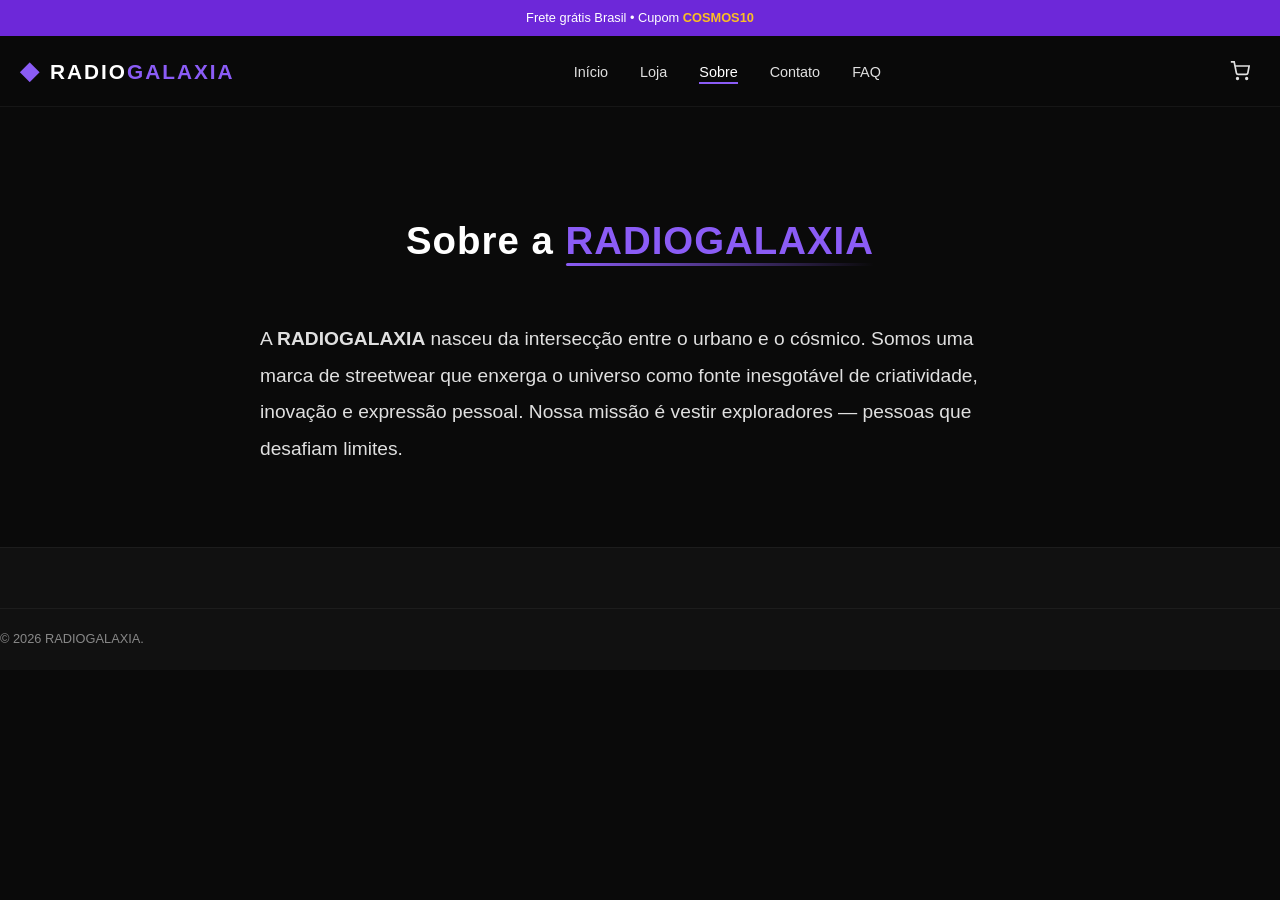
<file: sobre.html>
<!DOCTYPE html>
<html lang="pt-BR">
<head>
    <meta charset="UTF-8">
    <meta name="viewport" content="width=device-width, initial-scale=1.0">
    <title>Sobre | RADIOGALAXIA</title>
    <link rel="stylesheet" href="css/style.css">
</head>
<body>
    <header class="header header--scrolled" id="header">
        <div class="header__top-bar"><p class="header__top-text">Frete grátis Brasil • Cupom <span>COSMOS10</span></p></div>
        <nav class="nav" id="nav">
            <div class="nav__container">
                <a href="index.html" class="nav__logo"><span class="nav__logo-icon">◆</span><span>RADIO<span class="nav__logo-highlight">GALAXIA</span></span></a>
                <ul class="nav__menu" id="navMenu">
                    <li><a href="index.html" class="nav__link">Início</a></li>
                    <li><a href="produtos.html" class="nav__link">Loja</a></li>
                    <li><a href="sobre.html" class="nav__link nav__link--active">Sobre</a></li>
                    <li><a href="contato.html" class="nav__link">Contato</a></li>
                    <li><a href="faq.html" class="nav__link">FAQ</a></li>
                </ul>
                <div class="nav__actions">
                    <a href="carrinho.html" class="nav__icon-btn"><svg width="20" height="20" viewBox="0 0 24 24" fill="none" stroke="currentColor" stroke-width="2"><circle cx="9" cy="21" r="1"/><circle cx="20" cy="21" r="1"/><path d="M1 1h4l2.68 13.39a2 2 0 0 0 2 1.61h9.72a2 2 0 0 0 2-1.61L23 6H6"/></svg><span class="nav__badge" id="cartBadge">0</span></a>
                    <button class="nav__hamburger" id="hamburger"><span></span><span></span><span></span></button>
                </div>
            </div>
        </nav>
    </header>
    <main style="padding-top:130px;">
        <section class="section">
            <div class="container" style="max-width:800px;">
                <h1 class="section__title">Sobre a <span>RADIOGALAXIA</span></h1>
                <p style="font-size:1.2rem;line-height:1.9;color:#e0e0e0;">A <strong>RADIOGALAXIA</strong> nasceu da intersecção entre o urbano e o cósmico. Somos uma marca de streetwear que enxerga o universo como fonte inesgotável de criatividade, inovação e expressão pessoal. Nossa missão é vestir exploradores — pessoas que desafiam limites.</p>
            </div>
        </section>
    </main>
    <footer class="footer"><div class="footer__bottom container"><p>&copy; 2026 RADIOGALAXIA.</p></div></footer>
    <script src="js/cart.js"></script><script src="js/favoritos.js"></script><script src="js/main.js"></script>
</body>
</html>
</file>
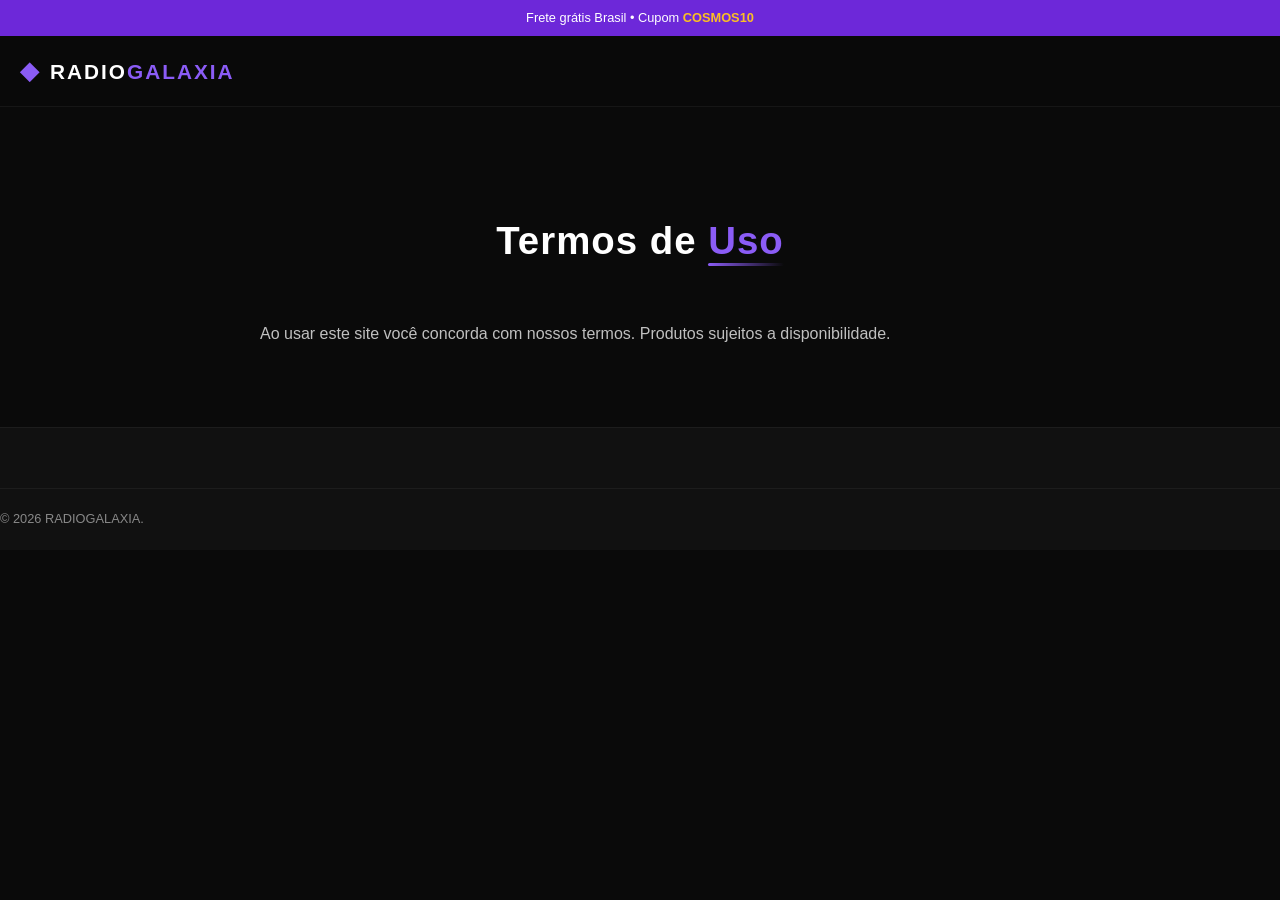
<file: termos.html>
<!-- termos.html -->
<!DOCTYPE html><html lang="pt-BR"><head><meta charset="UTF-8"><title>Termos | RADIOGALAXIA</title><link rel="stylesheet" href="css/style.css"></head><body>
<header class="header header--scrolled"><div class="header__top-bar"><p>Frete grátis Brasil • Cupom <span>COSMOS10</span></p></div><nav class="nav"><div class="nav__container"><a href="index.html" class="nav__logo"><span class="nav__logo-icon">◆</span><span>RADIO<span class="nav__logo-highlight">GALAXIA</span></span></a></div></nav></header>
<main style="padding-top:130px;"><section class="section"><div class="container" style="max-width:800px;"><h1 class="section__title">Termos de <span>Uso</span></h1><p style="color:#c0c0c0;">Ao usar este site você concorda com nossos termos. Produtos sujeitos a disponibilidade.</p></div></section></main>
<footer class="footer"><div class="footer__bottom container"><p>&copy; 2026 RADIOGALAXIA.</p></div></footer></body></html>
</file>
<file: css/style.css>
:root {
    --black: #0a0a0a; --black-alt: #111; --black-card: #1a1a1a; --white: #fff; --white-soft: #e0e0e0;
    --gray: #888; --gray-dark: #333; --metallic: #c0c0c0; --accent: #8b5cf6; --accent-glow: #a78bfa;
    --accent-dark: #6d28d9; --star: #fbbf24; --success: #10b981; --error: #ef4444;
    --font-display: 'Orbitron', sans-serif; --font-body: 'Inter', sans-serif;
    --radius-sm: 6px; --radius-md: 12px; --radius-lg: 20px; --radius-full: 9999px;
    --shadow-md: 0 4px 20px rgba(0,0,0,0.4); --shadow-glow: 0 0 30px rgba(139,92,246,0.3);
    --transition: 0.3s ease; --header-h: 70px;
}
* { box-sizing: border-box; margin: 0; padding: 0; }
html { scroll-behavior: smooth; font-size: 16px; }
body { font-family: var(--font-body); background: var(--black); color: var(--white); line-height: 1.6; overflow-x: hidden; }
a { text-decoration: none; color: inherit; } ul { list-style: none; }
button { cursor: pointer; border: none; background: none; font-family: inherit; }
input, textarea, select { font-family: inherit; }
.container { max-width: 1280px; margin: 0 auto; padding: 0 20px; }
.section { padding: 80px 0; }
@media (max-width: 768px) { .section { padding: 50px 0; } }

.btn { display: inline-flex; align-items: center; gap: 8px; padding: 14px 32px; font-size: 0.95rem; font-weight: 600; border-radius: var(--radius-full); transition: all var(--transition); letter-spacing: 0.5px; }
.btn--primary { background: linear-gradient(135deg, var(--accent), var(--accent-dark)); color: var(--white); box-shadow: var(--shadow-glow); }
.btn--primary:hover { transform: translateY(-2px); box-shadow: 0 0 40px rgba(139,92,246,0.5); }
.btn--outline { border: 2px solid var(--metallic); color: var(--white); background: transparent; }
.btn--outline:hover { border-color: var(--white); background: rgba(255,255,255,0.05); }
.btn--sm { padding: 8px 18px; font-size: 0.85rem; }
.btn--block { width: 100%; justify-content: center; }

.section__title { font-family: var(--font-display); font-size: 2.4rem; font-weight: 700; text-align: center; margin-bottom: 50px; letter-spacing: 1px; }
.section__title span { color: var(--accent); position: relative; }
.section__title span::after { content: ''; position: absolute; bottom: -4px; left: 0; width: 100%; height: 3px; background: linear-gradient(90deg, var(--accent), transparent); border-radius: var(--radius-full); }
@media (max-width: 768px) { .section__title { font-size: 1.8rem; margin-bottom: 30px; } }

.header { position: fixed; top: 0; left: 0; width: 100%; z-index: 1000; transition: all var(--transition); }
.header--scrolled { background: rgba(10,10,10,0.95); backdrop-filter: blur(20px); border-bottom: 1px solid rgba(255,255,255,0.05); }
.header__top-bar { background: var(--accent-dark); text-align: center; padding: 8px; font-size: 0.8rem; }
.header__top-bar span { color: var(--star); font-weight: 700; }
.nav { padding: 0 20px; }
.nav__container { max-width: 1280px; margin: 0 auto; display: flex; align-items: center; justify-content: space-between; height: var(--header-h); gap: 20px; }
.nav__logo { display: flex; align-items: center; gap: 10px; font-family: var(--font-display); font-size: 1.3rem; font-weight: 700; letter-spacing: 2px; color: var(--white); }
.nav__logo-icon { color: var(--accent); font-size: 1.5rem; animation: pulse-icon 2s ease-in-out infinite; }
@keyframes pulse-icon { 0%,100%{opacity:1} 50%{opacity:0.5} }
.nav__logo-highlight { color: var(--accent); }
.nav__menu { display: flex; align-items: center; gap: 32px; }
.nav__link { font-size: 0.9rem; font-weight: 500; color: var(--white-soft); transition: color var(--transition); position: relative; }
.nav__link::after { content: ''; position: absolute; bottom: -4px; left: 0; width: 0; height: 2px; background: var(--accent); transition: width var(--transition); }
.nav__link:hover, .nav__link--active { color: var(--white); }
.nav__link:hover::after, .nav__link--active::after { width: 100%; }
.nav__actions { display: flex; align-items: center; gap: 12px; }
.nav__icon-btn { position: relative; display: flex; align-items: center; justify-content: center; width: 40px; height: 40px; color: var(--white-soft); transition: color var(--transition); border-radius: var(--radius-full); }
.nav__icon-btn:hover { color: var(--white); background: rgba(255,255,255,0.05); }
.nav__badge { position: absolute; top: 2px; right: 2px; background: var(--accent); color: white; font-size: 0.7rem; font-weight: 700; width: 18px; height: 18px; border-radius: 50%; display: flex; align-items: center; justify-content: center; }
.nav__badge:empty { display: none; }
.nav__hamburger { display: none; flex-direction: column; gap: 5px; padding: 8px; }
.nav__hamburger span { display: block; width: 24px; height: 2px; background: var(--white); transition: all var(--transition); border-radius: 2px; }
.nav__hamburger.active span:nth-child(1) { transform: rotate(45deg) translate(5px,5px); }
.nav__hamburger.active span:nth-child(2) { opacity: 0; }
.nav__hamburger.active span:nth-child(3) { transform: rotate(-45deg) translate(5px,-5px); }
@media (max-width: 968px) {
    .nav__menu { position: fixed; top: var(--header-h); left: 0; width: 100%; background: rgba(10,10,10,0.98); backdrop-filter: blur(20px); flex-direction: column; padding: 30px; gap: 20px; transform: translateY(-120%); transition: transform 0.5s ease; border-bottom: 1px solid rgba(255,255,255,0.1); }
    .nav__menu.active { transform: translateY(0); }
    .nav__hamburger { display: flex; }
}

.search-bar { position: absolute; top: 100%; left: 0; width: 100%; background: rgba(10,10,10,0.98); backdrop-filter: blur(20px); max-height: 0; overflow: hidden; transition: all 0.5s ease; border-bottom: 1px solid transparent; }
.search-bar.active { max-height: 400px; padding: 20px; border-bottom-color: rgba(255,255,255,0.1); }
.search-bar__container { display: flex; align-items: center; gap: 10px; max-width: 600px; margin: 0 auto; }
.search-bar__input { flex: 1; padding: 14px 20px; background: var(--black-card); border: 1px solid var(--gray-dark); border-radius: var(--radius-full); color: var(--white); font-size: 1rem; outline: none; }
.search-bar__input:focus { border-color: var(--accent); }
.search-bar__close { font-size: 1.5rem; color: var(--white); padding: 8px; }
.search-bar__results { max-width: 600px; margin: 10px auto 0; display: flex; flex-direction: column; gap: 6px; }

.hero { min-height: 100vh; display: flex; align-items: center; justify-content: center; position: relative; padding-top: var(--header-h); overflow: hidden; }
.hero__bg { position: absolute; inset: 0; background: radial-gradient(ellipse at center, #1a1040 0%, #0a0a0a 70%); }
.hero__particle { position: absolute; width: 3px; height: 3px; background: var(--white); border-radius: 50%; animation: float-up linear infinite; opacity: 0; }
@keyframes float-up { 0% { transform: translateY(100vh) scale(0); opacity: 0; } 10% { opacity: 1; } 90% { opacity: 1; } 100% { transform: translateY(-100px) scale(1.5); opacity: 0; } }
.hero__content { position: relative; z-index: 2; text-align: center; padding: 20px; max-width: 800px; }
.hero__subtitle { font-family: var(--font-display); font-size: 0.9rem; letter-spacing: 6px; color: var(--metallic); margin-bottom: 20px; }
.hero__title { font-family: var(--font-display); font-size: 5rem; font-weight: 900; line-height: 1; margin-bottom: 20px; }
.hero__title-line--outline { -webkit-text-stroke: 2px var(--white); color: transparent; }
.hero__desc { font-size: 1.1rem; color: var(--white-soft); max-width: 500px; margin: 0 auto 30px; }
.hero__btns { display: flex; gap: 16px; justify-content: center; flex-wrap: wrap; margin-bottom: 50px; }
.hero__stats { display: flex; gap: 40px; justify-content: center; flex-wrap: wrap; }
.hero__stat { display: flex; flex-direction: column; align-items: center; }
.hero__stat-num { font-family: var(--font-display); font-size: 2rem; font-weight: 700; color: var(--accent); }
.hero__stat span:last-child { font-size: 0.8rem; color: var(--gray); }
@media (max-width: 768px) { .hero__title { font-size: 3rem; } .hero__title-line--outline { -webkit-text-stroke: 1px var(--white); } }

.categories__grid, .featured__grid, .products__grid { display: grid; grid-template-columns: repeat(auto-fill, minmax(180px, 1fr)); gap: 20px; }
.featured__grid, .products__grid { grid-template-columns: repeat(auto-fill, minmax(280px, 1fr)); gap: 24px; }
.category-card { display: flex; flex-direction: column; align-items: center; gap: 10px; padding: 25px 15px; background: var(--black-card); border-radius: var(--radius-lg); border: 1px solid rgba(255,255,255,0.05); transition: all var(--transition); text-align: center; }
.category-card:hover { transform: translateY(-5px); border-color: var(--accent); box-shadow: var(--shadow-glow); }
.category-card__img { width: 80px; height: 80px; border-radius: var(--radius-full); display: flex; align-items: center; justify-content: center; font-size: 2rem; }
.category-card h3 { font-family: var(--font-display); font-size: 0.9rem; letter-spacing: 1px; }
.category-card p { font-size: 0.8rem; color: var(--gray); }

.product-card { background: var(--black-card); border-radius: var(--radius-lg); overflow: hidden; border: 1px solid rgba(255,255,255,0.05); transition: all var(--transition); position: relative; }
.product-card:hover { transform: translateY(-6px); border-color: rgba(139,92,246,0.3); box-shadow: var(--shadow-md); }
.product-card__img { aspect-ratio: 3/4; overflow: hidden; position: relative; background: linear-gradient(135deg, #1a1a2e, #16213e); display: flex; align-items: center; justify-content: center; font-size: 4rem; }
.product-card__badge { position: absolute; top: 12px; left: 12px; background: var(--accent); color: white; font-size: 0.7rem; font-weight: 700; padding: 5px 12px; border-radius: var(--radius-full); }
.product-card__fav { position: absolute; top: 12px; right: 12px; width: 36px; height: 36px; background: rgba(0,0,0,0.6); border-radius: 50%; display: flex; align-items: center; justify-content: center; color: var(--white); transition: all var(--transition); backdrop-filter: blur(10px); z-index: 2; }
.product-card__fav.active { color: var(--error); background: rgba(239,68,68,0.2); }
.product-card__info { padding: 18px; }
.product-card__cat { font-size: 0.7rem; color: var(--metallic); letter-spacing: 2px; text-transform: uppercase; margin-bottom: 6px; }
.product-card__name { font-family: var(--font-display); font-size: 1rem; font-weight: 600; margin-bottom: 4px; }
.product-card__price { font-size: 1.2rem; font-weight: 700; color: var(--accent-glow); }
.product-card__price-old { font-size: 0.85rem; color: var(--gray); text-decoration: line-through; margin-right: 8px; }
.product-card__installments { font-size: 0.75rem; color: var(--gray); margin-top: 2px; }
.product-card__btn { width: 100%; margin-top: 12px; padding: 12px; background: var(--white); color: var(--black); border-radius: var(--radius-full); font-weight: 600; font-size: 0.9rem; transition: all var(--transition); }
.product-card__btn:hover { background: var(--accent); color: var(--white); }

.promo__bg { background: linear-gradient(135deg, #1a1040, #0d0d2b, #0a0a0a); border-radius: var(--radius-lg); padding: 60px 40px; position: relative; overflow: hidden; }
.promo__tag { font-family: var(--font-display); font-size: 0.8rem; letter-spacing: 4px; color: var(--star); margin-bottom: 15px; }
.promo__title { font-family: var(--font-display); font-size: 3rem; font-weight: 800; line-height: 1.1; margin-bottom: 15px; }
.promo__title span { color: var(--accent); }
.promo__desc { color: var(--white-soft); max-width: 400px; margin-bottom: 25px; }
.promo__timer { display: flex; gap: 20px; margin-bottom: 30px; }
.promo__time { display: flex; flex-direction: column; align-items: center; background: rgba(255,255,255,0.05); padding: 15px 20px; border-radius: var(--radius-md); min-width: 70px; }
.promo__time span { font-family: var(--font-display); font-size: 1.8rem; font-weight: 700; }
.promo__time small { font-size: 0.7rem; color: var(--gray); }

.reviews__grid { display: grid; grid-template-columns: repeat(auto-fill, minmax(320px, 1fr)); gap: 24px; }
.review-card { background: var(--black-card); padding: 28px; border-radius: var(--radius-lg); border: 1px solid rgba(255,255,255,0.05); }
.review-card__stars { color: var(--star); font-size: 1.2rem; margin-bottom: 12px; }
.review-card__text { font-size: 0.95rem; color: var(--white-soft); margin-bottom: 20px; }
.review-card__author { display: flex; align-items: center; gap: 12px; }
.review-card__avatar { width: 44px; height: 44px; border-radius: 50%; display: flex; align-items: center; justify-content: center; font-weight: 700; font-size: 0.85rem; color: white; }

.newsletter__box { text-align: center; background: linear-gradient(135deg, #1a1a2e, #0d0d2b); padding: 60px 30px; border-radius: var(--radius-lg); border: 1px solid rgba(139,92,246,0.2); }
.newsletter__title { font-family: var(--font-display); font-size: 2rem; margin-bottom: 10px; }
.newsletter__title span { color: var(--accent); }
.newsletter__form { display: flex; gap: 10px; max-width: 450px; margin: 20px auto 12px; }
.newsletter__form input { flex: 1; padding: 14px 20px; background: var(--black-card); border: 1px solid var(--gray-dark); border-radius: var(--radius-full); color: var(--white); outline: none; }

.footer { background: var(--black-alt); border-top: 1px solid rgba(255,255,255,0.05); padding: 60px 0 0; }
.footer__container { display: grid; grid-template-columns: 1.5fr 1fr 1fr 1fr; gap: 40px; padding-bottom: 40px; }
.footer__brand p { color: var(--gray); margin: 15px 0; font-size: 0.9rem; }
.footer__social { display: flex; gap: 12px; }
.footer__social a { width: 38px; height: 38px; border-radius: 50%; border: 1px solid rgba(255,255,255,0.15); display: flex; align-items: center; justify-content: center; color: var(--gray); }
.footer__social a:hover { border-color: var(--accent); color: var(--accent); }
.footer__links h4 { font-family: var(--font-display); font-size: 0.85rem; letter-spacing: 1px; margin-bottom: 16px; color: var(--metallic); }
.footer__links ul { display: flex; flex-direction: column; gap: 8px; }
.footer__links a, .footer__links li { font-size: 0.9rem; color: var(--gray); transition: color var(--transition); }
.footer__links a:hover { color: var(--white); }
.footer__bottom { display: flex; justify-content: space-between; align-items: center; padding: 20px 0; border-top: 1px solid rgba(255,255,255,0.05); font-size: 0.8rem; color: var(--gray); flex-wrap: wrap; }
.footer__payments { display: flex; gap: 12px; }
.footer__payments span { padding: 4px 10px; border: 1px solid rgba(255,255,255,0.1); border-radius: var(--radius-sm); font-size: 0.7rem; }
@media (max-width: 768px) { .footer__container { grid-template-columns: 1fr 1fr; } }
@media (max-width: 500px) { .footer__container { grid-template-columns: 1fr; } }

.toast-container { position: fixed; bottom: 20px; right: 20px; z-index: 9999; display: flex; flex-direction: column; gap: 8px; }
.toast { padding: 14px 22px; background: var(--black-card); border: 1px solid rgba(255,255,255,0.1); border-radius: var(--radius-md); color: var(--white); font-size: 0.9rem; animation: slide-in-right 0.3s ease; max-width: 350px; }
.toast--success { border-left: 3px solid var(--success); }
.toast--error { border-left: 3px solid var(--error); }
@keyframes slide-in-right { from { transform: translateX(100%); opacity: 0; } to { transform: translateX(0); opacity: 1; } }
</file>
